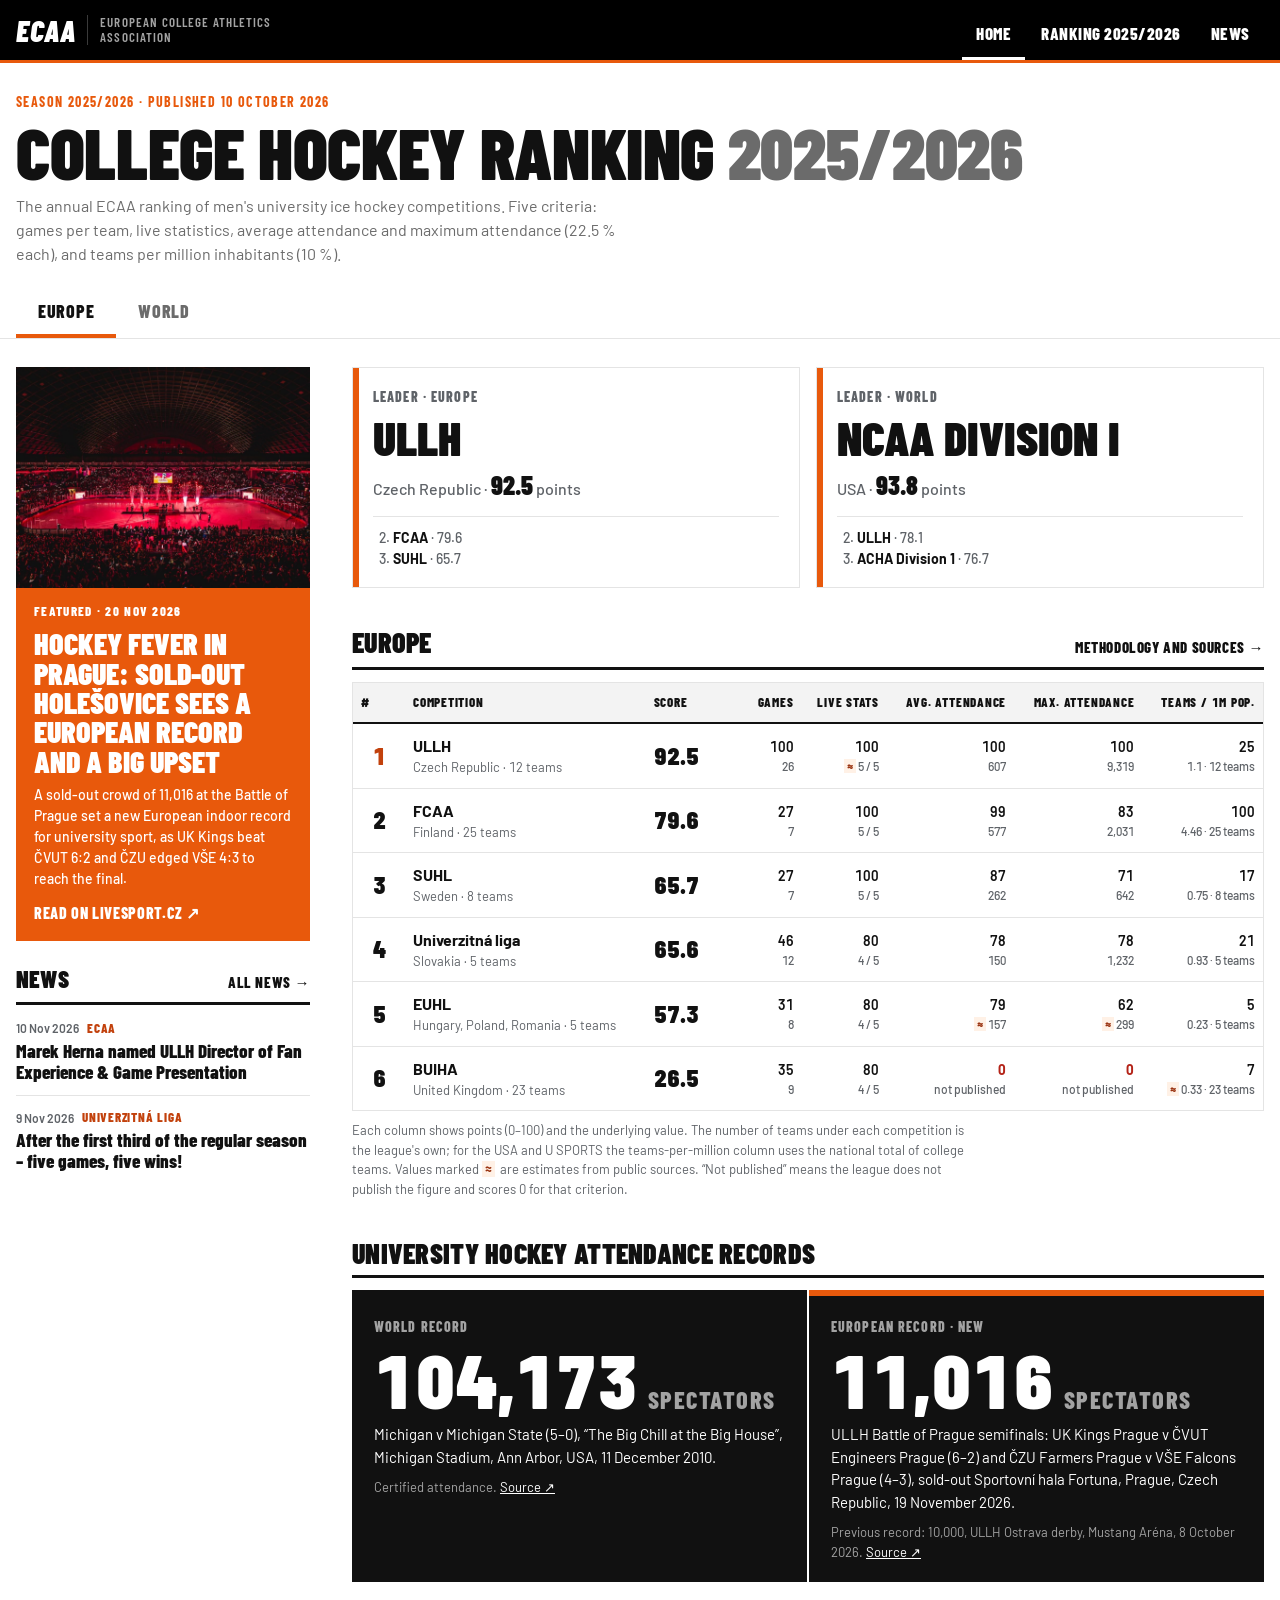
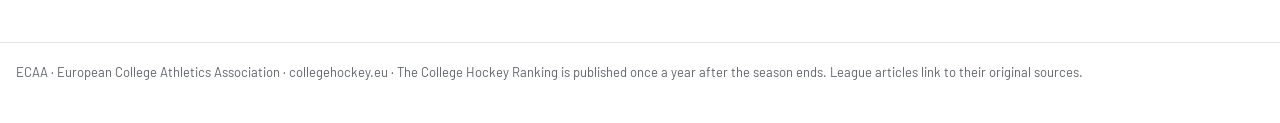
<file: index.html>
<!doctype html>
<html lang="en">
<head>
<meta charset="utf-8">
<meta name="viewport" content="width=device-width, initial-scale=1, viewport-fit=cover">
<title>ECAA – College Hockey Ranking 2025/2026</title>
<meta name="description" content="European College Athletics Association. The annual ranking of men's university ice hockey competitions in Europe and the world, attendance records and league news.">
<meta property="og:title" content="ECAA – College Hockey Ranking 2025/2026">
<meta property="og:description" content="European College Athletics Association. The annual ranking of men's university ice hockey competitions in Europe and the world, attendance records and league news.">
<meta property="og:type" content="website">
<meta property="og:site_name" content="ECAA – European College Athletics Association">
<link rel="preconnect" href="https://fonts.googleapis.com">
<link rel="preconnect" href="https://fonts.gstatic.com" crossorigin>
<link rel="stylesheet" href="https://fonts.googleapis.com/css2?family=Barlow+Condensed:wght@500;600;700;800;900&family=Barlow:wght@400;500;600;700&display=swap">
<link rel="stylesheet" href="assets/styles.css?v=20261121c">
</head>
<body>
<div class="sitebar">
  <div class="wrap topbar">
      <a class="brand" href="./"><b>ECAA</b><span>European College Athletics Association</span></a>
      <nav class="main" aria-label="Main"><a href="./" aria-current="page">Home</a><a href="ranking/2025-2026/">Ranking 2025/2026</a><a href="news/">News</a></nav>
    </div>
</div>
<header class="board">
  <div class="wrap">
    <div class="hero">
      <div class="eyebrow">Season 2025/2026 · Published 10 October 2026</div>
      <h1>College Hockey Ranking <span class="season">2025/2026</span></h1>
      <p class="lede">The annual ECAA ranking of men's university ice hockey competitions. Five criteria: games per team, live statistics, average attendance and maximum attendance (22.5 % each), and teams per million inhabitants (10 %).</p>
      <div class="tabs" role="tablist">
        <button class="tab" role="tab" id="tab-eu" aria-selected="true" data-cat="eu">Europe</button>
        <button class="tab" role="tab" id="tab-world" aria-selected="false" data-cat="world">World</button>
      </div>
    </div>
  </div>
</header>

<div class="wrap layout">
  <main class="primary">
    <section aria-label="Leaders">
      <div class="leaders">
      <div class="leader" id="leaderEu"><div class="wl">Leader · Europe</div><div class="wn"></div><div class="ws"></div><ol start="2"></ol></div>
      <div class="leader" id="leaderWorld"><div class="wl">Leader · World</div><div class="wn"></div><div class="ws"></div><ol start="2"></ol></div>
    </div>
  </section>

    <section>
      <div class="sec-head"><h2 id="rankTitle">Europe</h2><a class="more" href="ranking/2025-2026/">Methodology and sources →</a></div>
      <div class="scroll"><table id="rankTable" aria-describedby="rankTitle"></table></div>
      <p class="foot">Each column shows points (0–100) and the underlying value. The number of teams under each competition is the league's own; for the USA and U SPORTS the teams-per-million column uses the national total of college teams. Values marked <span class="est">≈</span> are estimates from public sources. “Not published” means the league does not publish the figure and scores 0 for that criterion.</p>
    </section>

    <section aria-labelledby="recTitle">
    <div class="sec-head"><h2 id="recTitle">University hockey attendance records</h2></div>
    <div class="records">
      <div class="record world">
        <div class="wl">World record</div>
        <div class="num">104,173<small>spectators</small></div>
        <p>Michigan v Michigan State (5–0), “The Big Chill at the Big House”, Michigan Stadium, Ann Arbor, USA, 11 December 2010.</p>
        <p class="src">Certified attendance. <a href="https://en.wikipedia.org/wiki/The_Big_Chill_at_the_Big_House" target="_blank" rel="noopener">Source ↗</a></p>
      </div>
      <div class="record">
        <div class="wl">European record · new</div>
        <div class="num">11,016<small>spectators</small></div>
        <p>ULLH Battle of Prague semifinals: UK Kings Prague v ČVUT Engineers Prague (6–2) and ČZU Farmers Prague v VŠE Falcons Prague (4–3), sold-out Sportovní hala Fortuna, Prague, Czech Republic, 19 November 2026.</p>
        <p class="src">Previous record: 10,000, ULLH Ostrava derby, Mustang Aréna, 8 October 2026. <a href="https://www.livesport.cz/zpravy/hokej-ullh-hokejova-horecka-v-praze-vyprodane-holesovice-videly-rekord-i-velke-prekvapeni/0dQ1HHfE/" target="_blank" rel="noopener">Source ↗</a></p>
      </div>
    </div>
  </section>
  </main>

  <aside class="sidebar" aria-labelledby="newsTitle">
    <div id="featured"></div>
    <div class="sec-head"><h2 id="newsTitle">News</h2><a class="more" href="news/">All news →</a></div>
    <ol id="feed" class="newslist" data-mode="list" data-limit="25" data-base=""></ol>
  </aside>
</div>
<footer class="wrap">ECAA · European College Athletics Association · collegehockey.eu · The College Hockey Ranking is published once a year after the season ends. League articles link to their original sources.</footer>

<script src="data/ranking-2025-2026.js?v=20261121c"></script>
<script src="data/news.js?v=20261121c"></script>
<script src="assets/ranking.js?v=20261121c"></script>
<script src="assets/news.js?v=20261121c"></script>
</body>
</html>
</file>
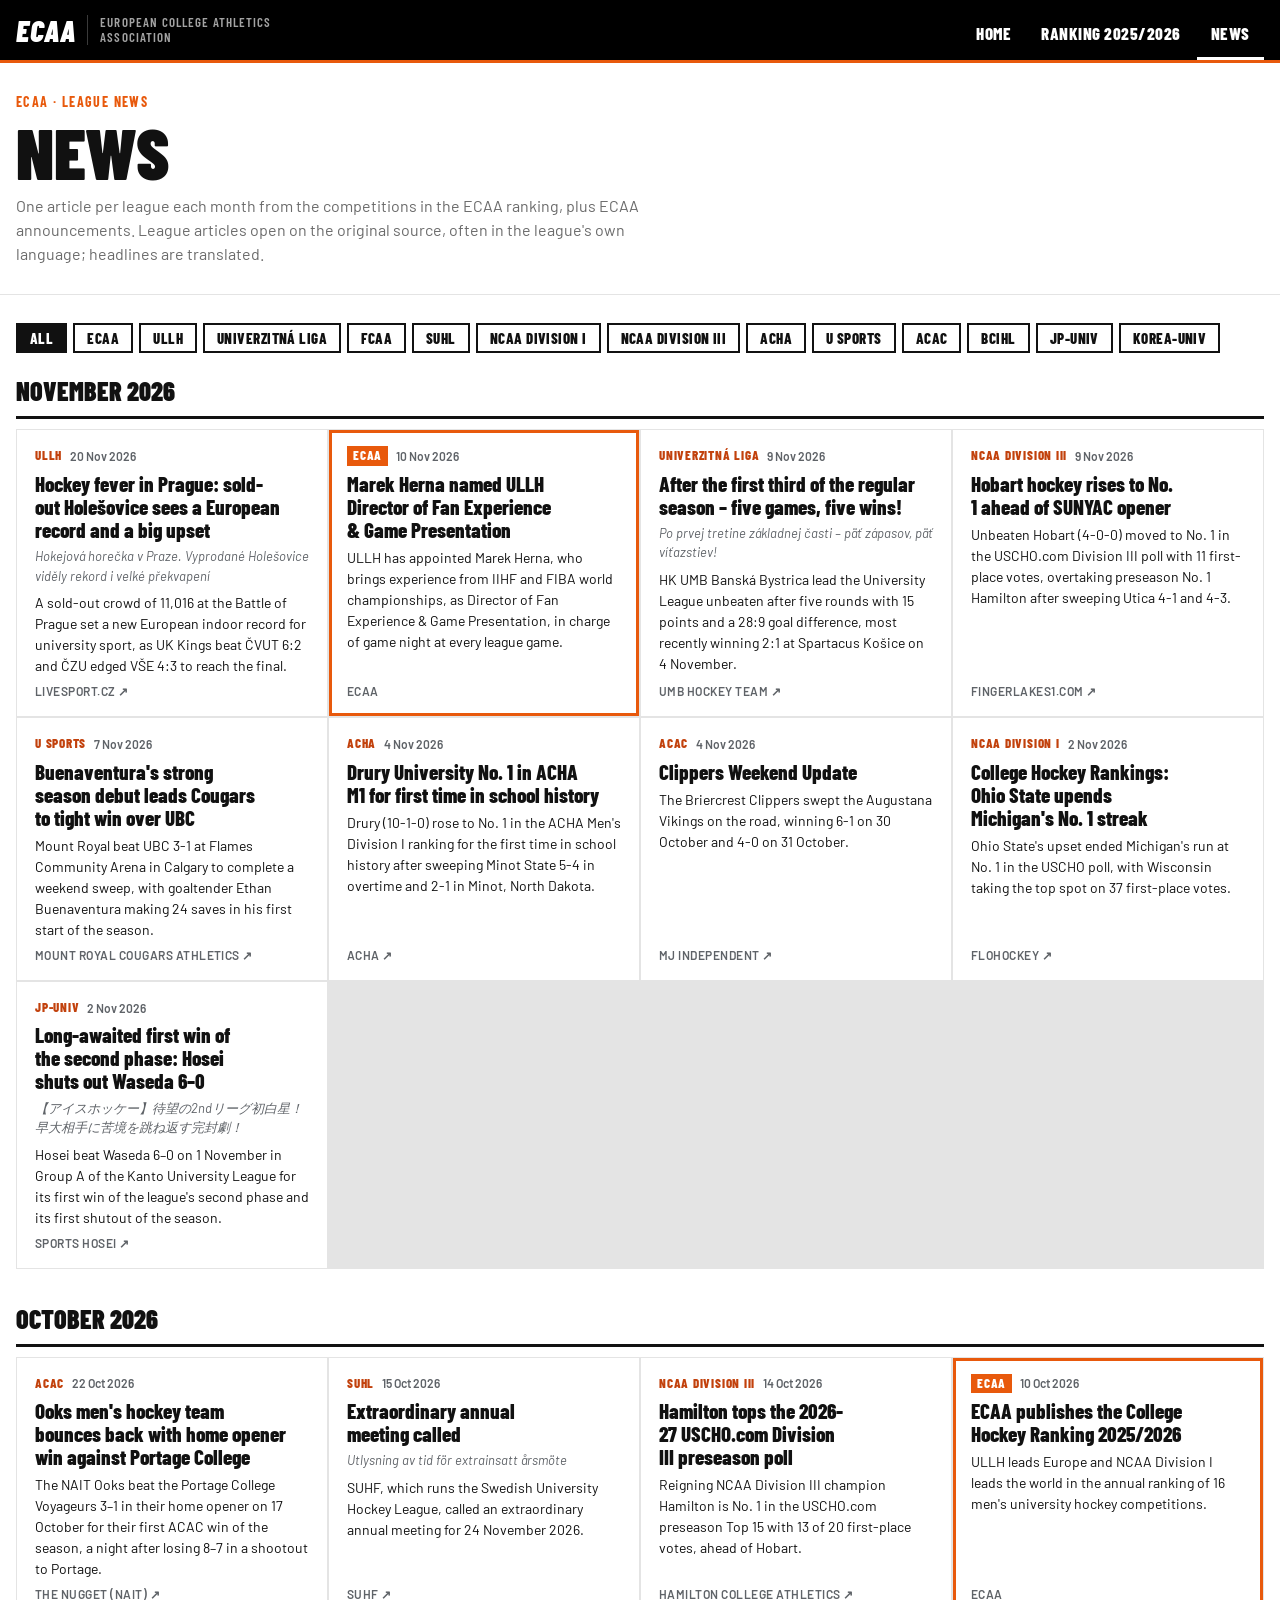
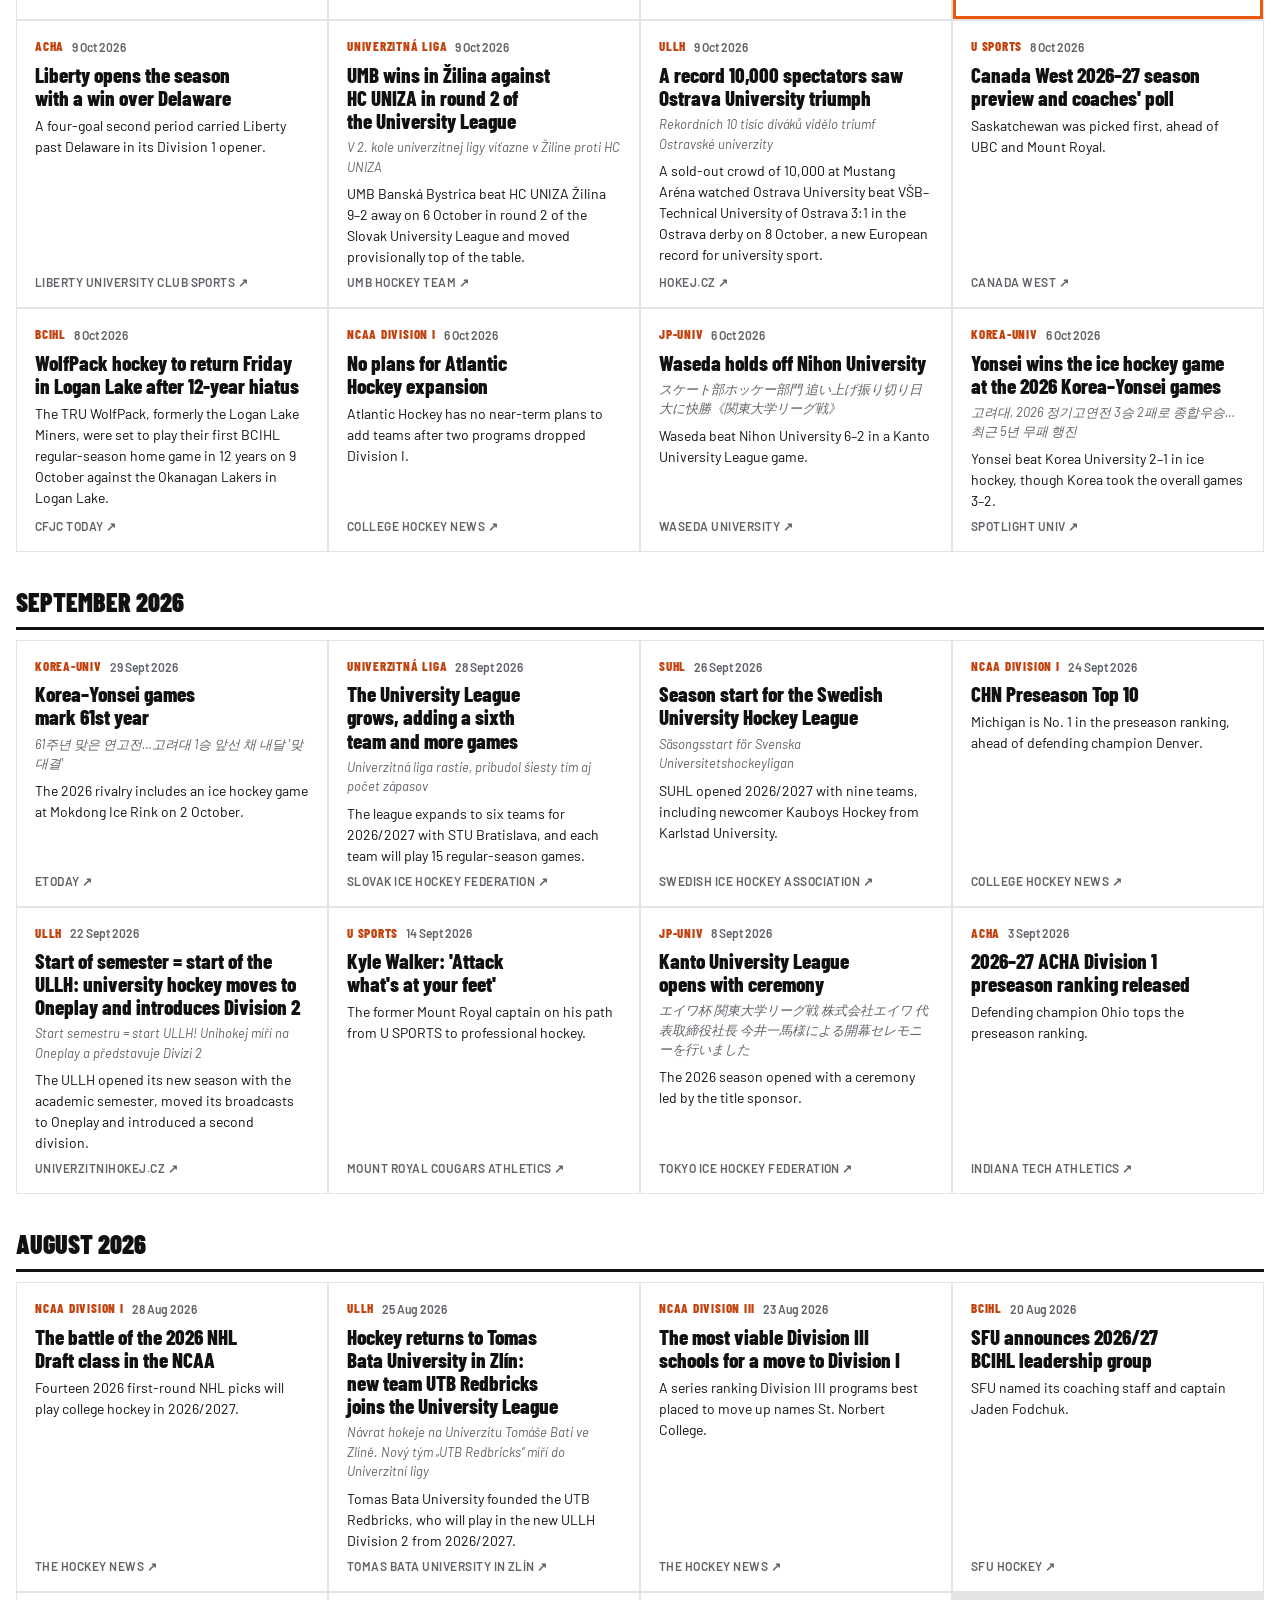
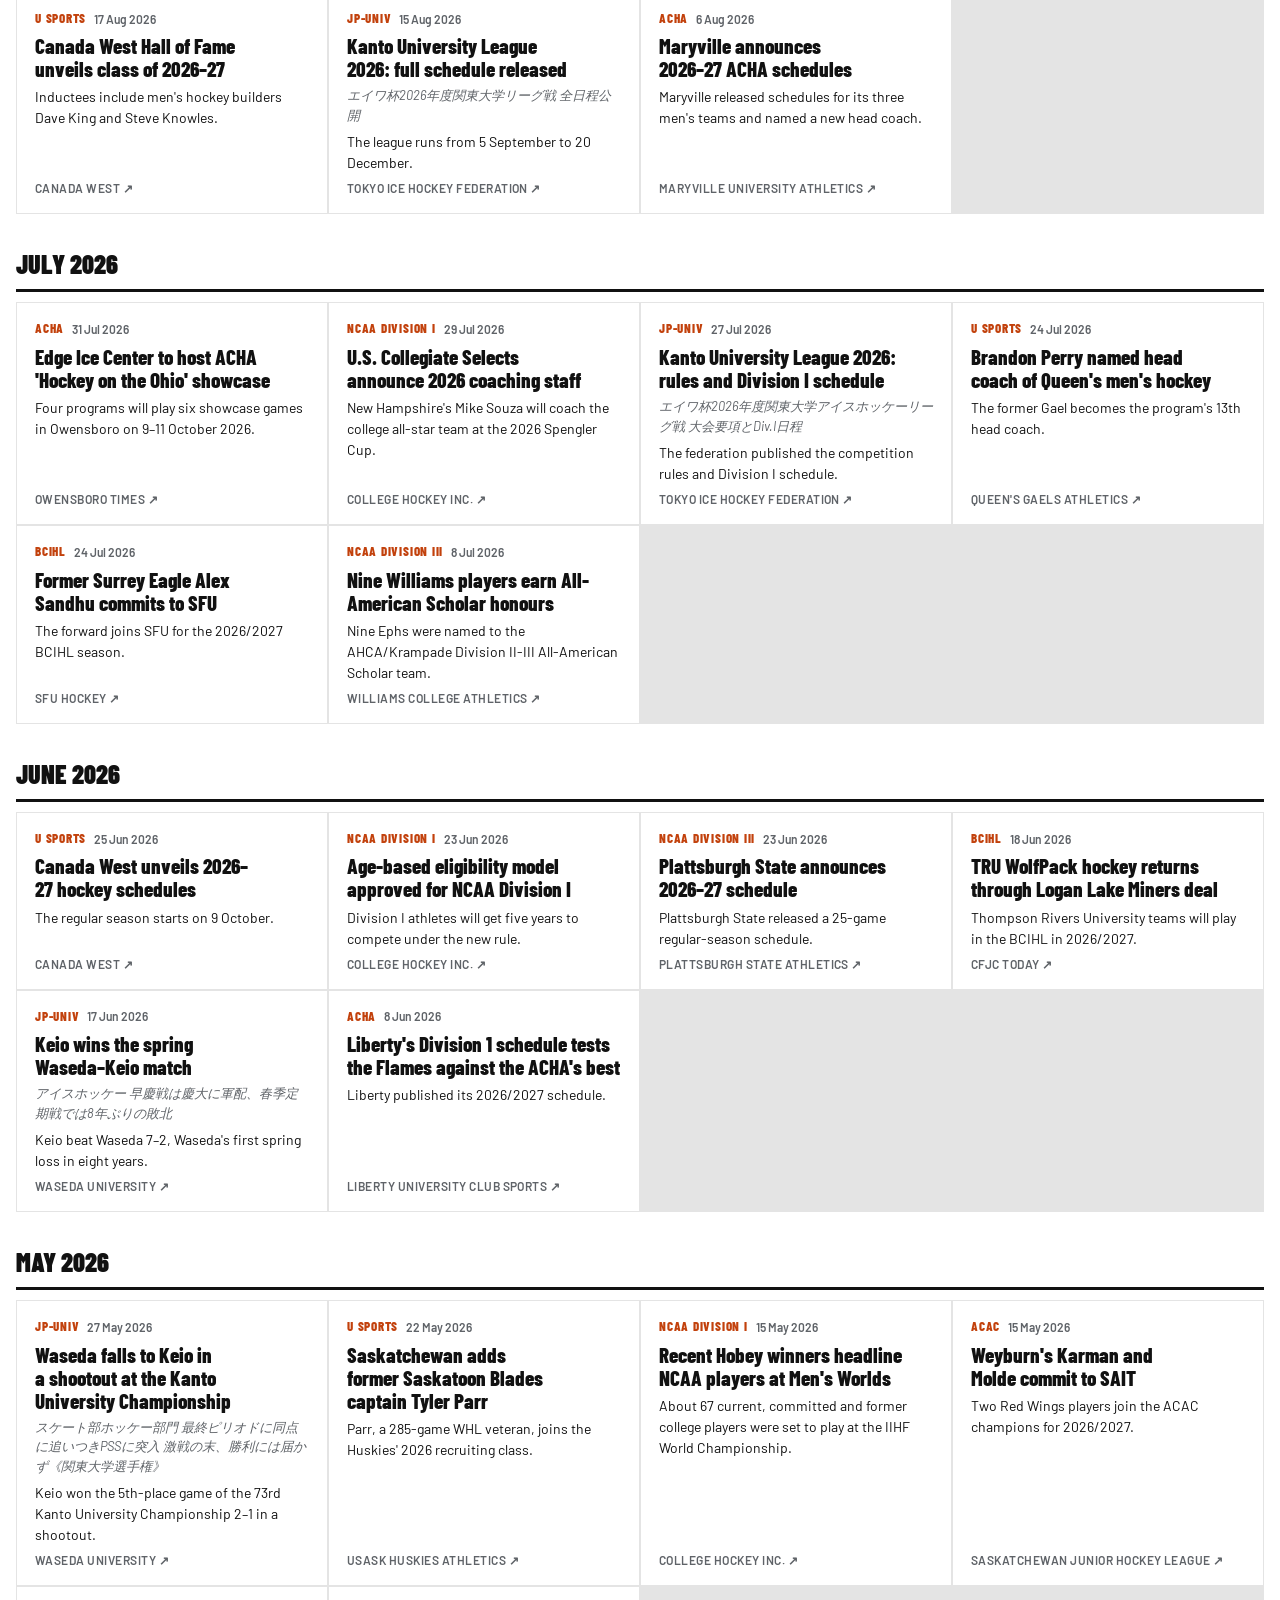
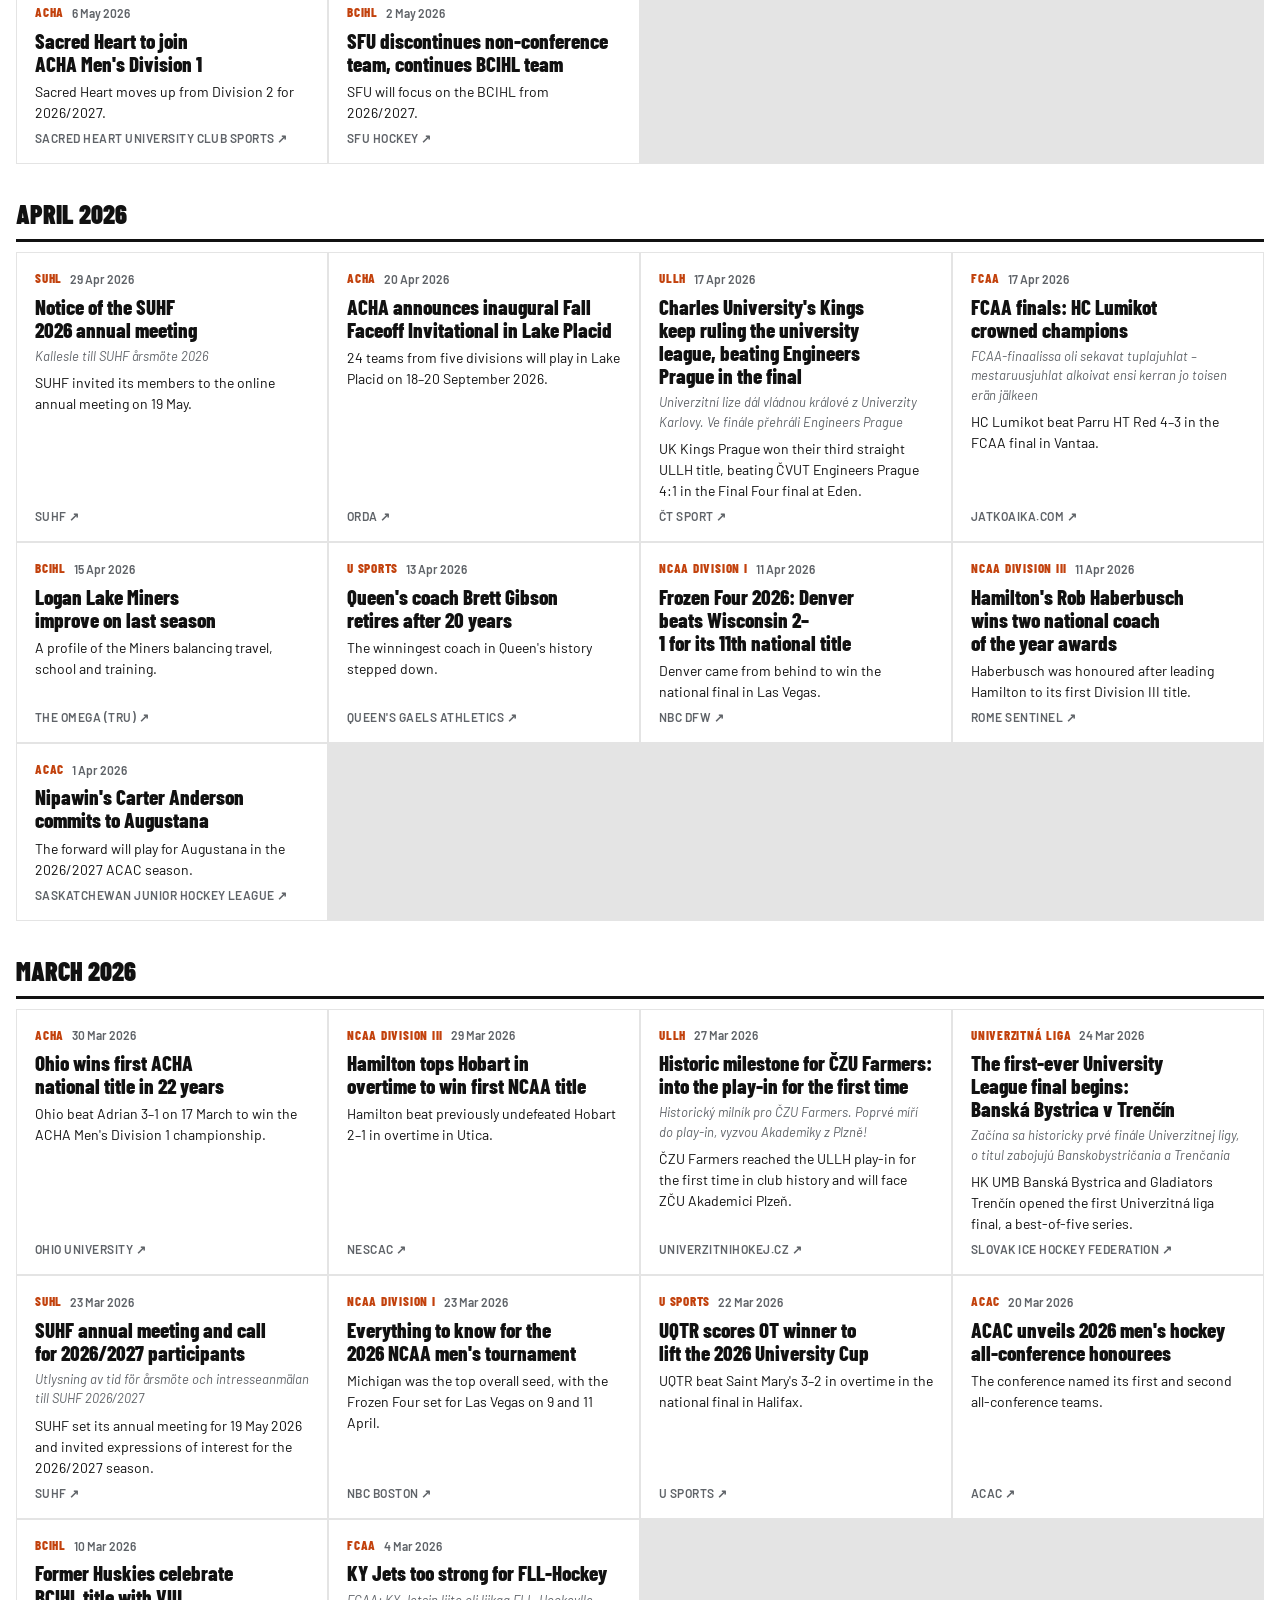
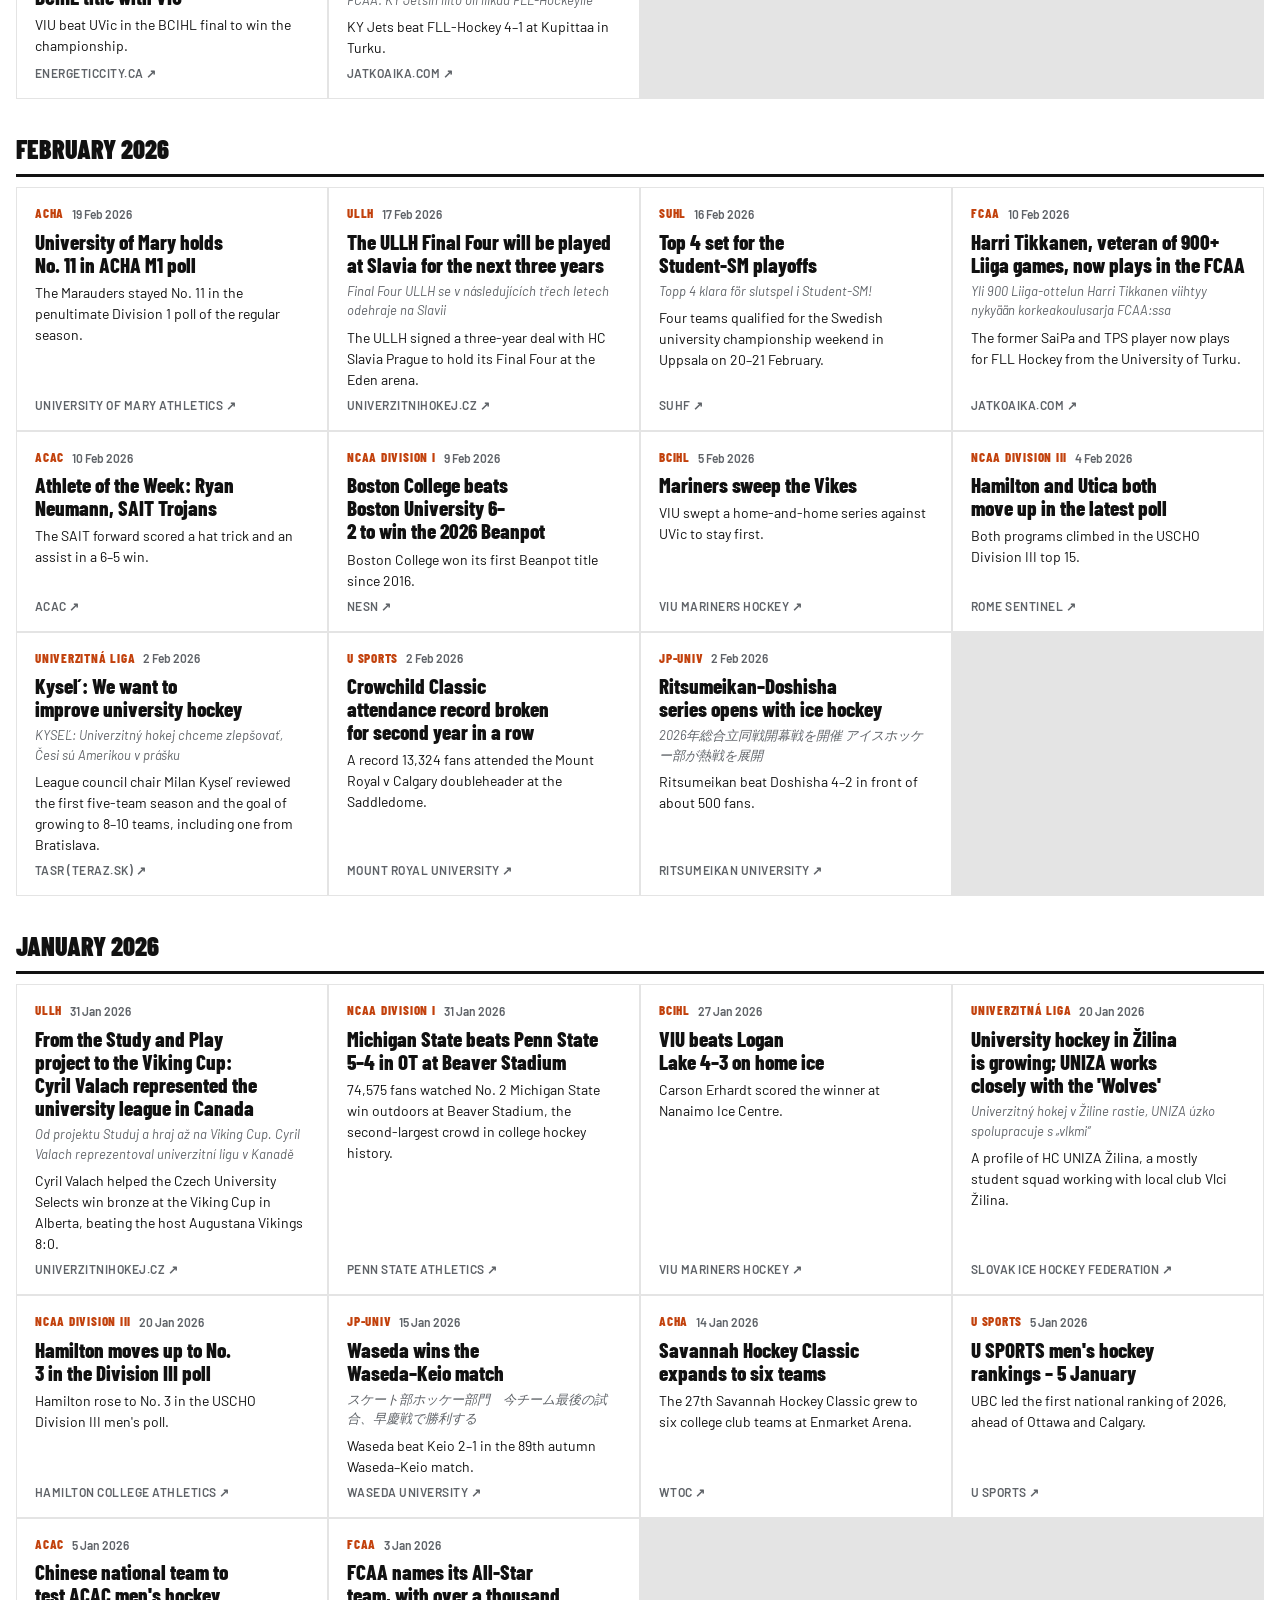
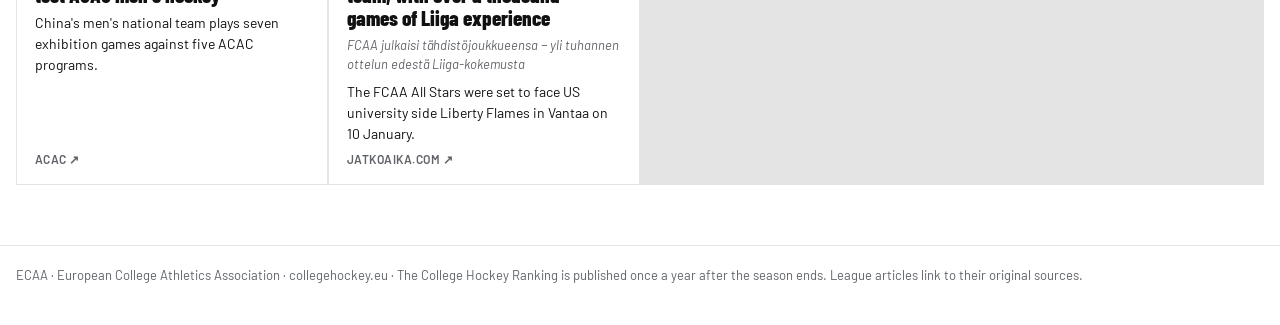
<file: news/index.html>
<!doctype html>
<html lang="en">
<head>
<meta charset="utf-8">
<meta name="viewport" content="width=device-width, initial-scale=1, viewport-fit=cover">
<title>News – ECAA</title>
<meta name="description" content="News from men's university ice hockey leagues around the world and announcements from ECAA.">
<meta property="og:title" content="News – ECAA">
<meta property="og:description" content="News from men's university ice hockey leagues around the world and announcements from ECAA.">
<meta property="og:type" content="website">
<meta property="og:site_name" content="ECAA – European College Athletics Association">
<link rel="preconnect" href="https://fonts.googleapis.com">
<link rel="preconnect" href="https://fonts.gstatic.com" crossorigin>
<link rel="stylesheet" href="https://fonts.googleapis.com/css2?family=Barlow+Condensed:wght@500;600;700;800;900&family=Barlow:wght@400;500;600;700&display=swap">
<link rel="stylesheet" href="../assets/styles.css?v=20261121c">
</head>
<body>
<div class="sitebar">
  <div class="wrap topbar">
      <a class="brand" href="../"><b>ECAA</b><span>European College Athletics Association</span></a>
      <nav class="main" aria-label="Main"><a href="../">Home</a><a href="../ranking/2025-2026/">Ranking 2025/2026</a><a href="../news/" aria-current="page">News</a></nav>
    </div>
</div>
<header class="board">
  <div class="wrap">
    <div class="hero">
      <div class="eyebrow">ECAA · League news</div>
      <h1>News</h1>
      <p class="lede">One article per league each month from the competitions in the ECAA ranking, plus ECAA announcements. League articles open on the original source, often in the league's own language; headlines are translated.</p>
    </div>
  </div>
</header>
<main class="wrap">
  <section aria-label="News feed">
    <div class="chips" id="chips" role="group" aria-label="Filter by league"></div>
    <div id="feed" data-group="month" data-base="../"></div>
  </section>
</main>
<footer class="wrap">ECAA · European College Athletics Association · collegehockey.eu · The College Hockey Ranking is published once a year after the season ends. League articles link to their original sources.</footer>

<script src="../data/news.js?v=20261121c"></script>
<script src="../assets/news.js?v=20261121c"></script>
</body>
</html>
</file>
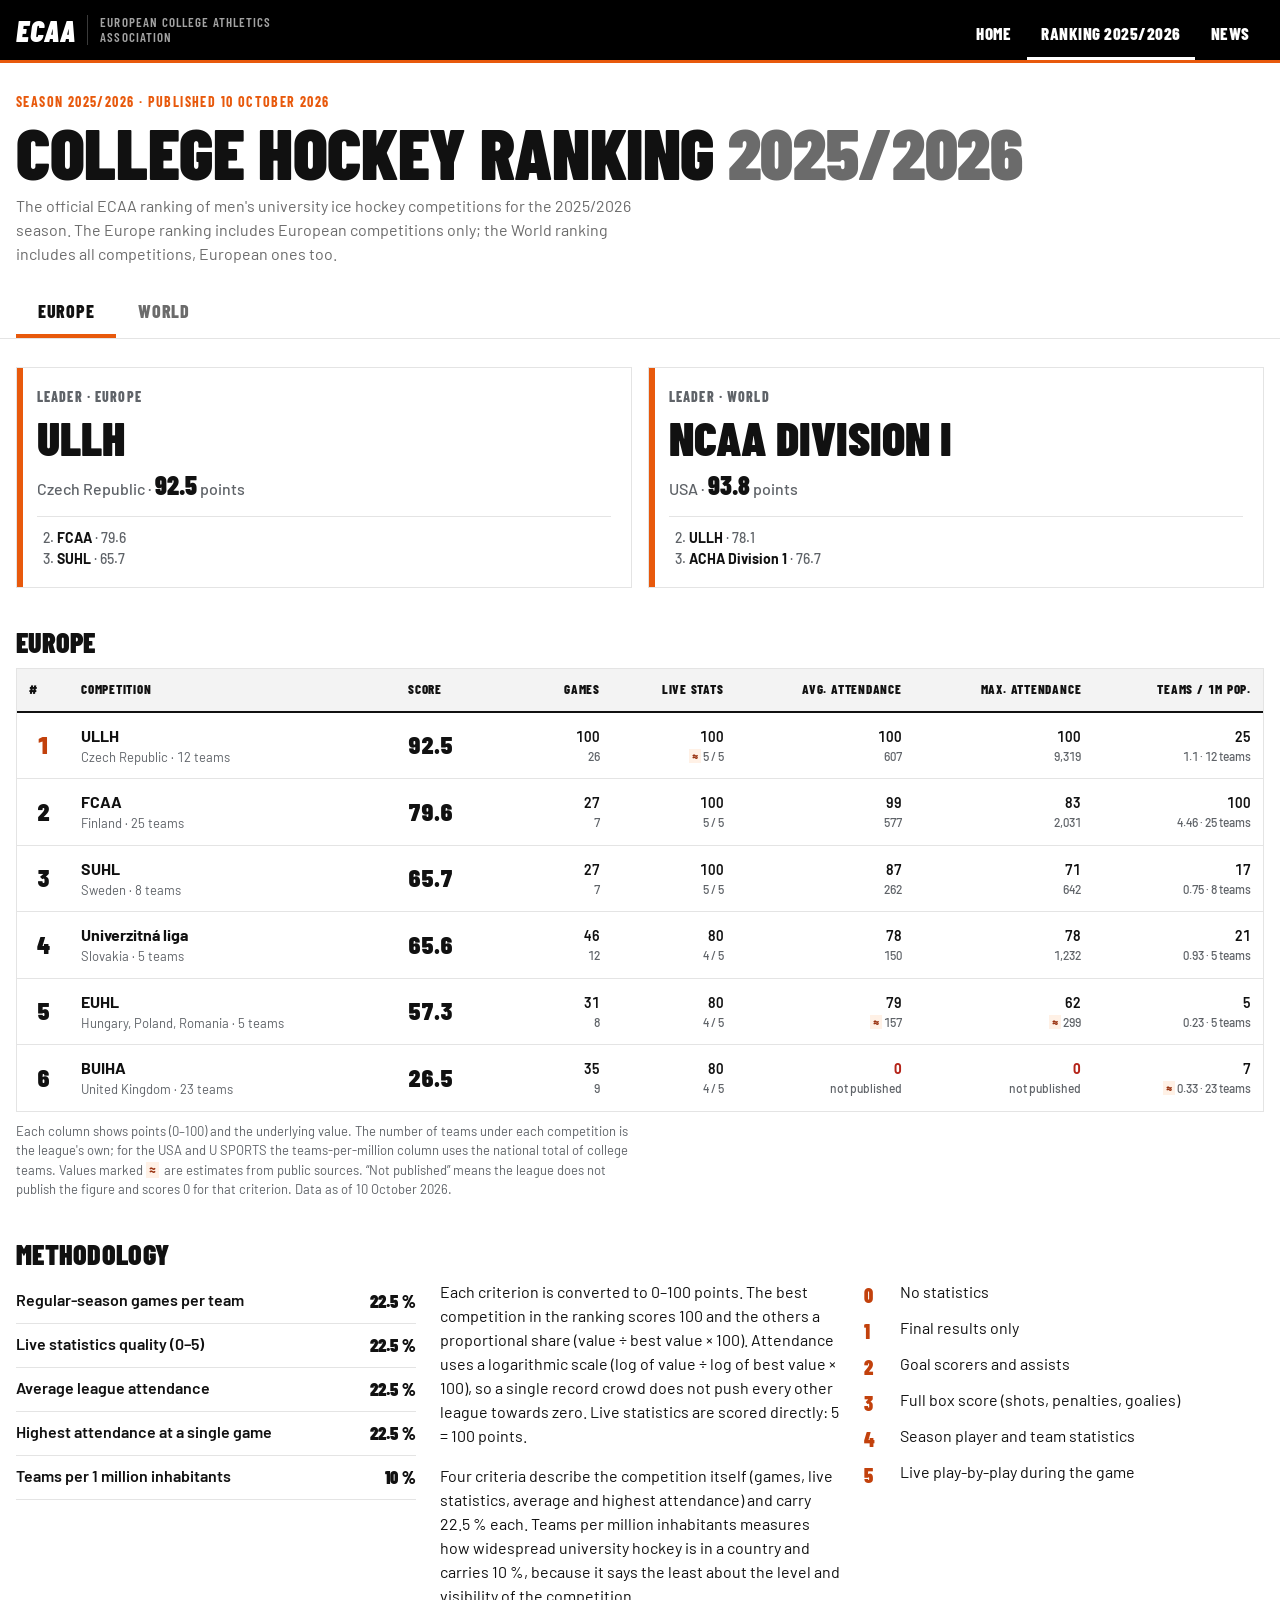
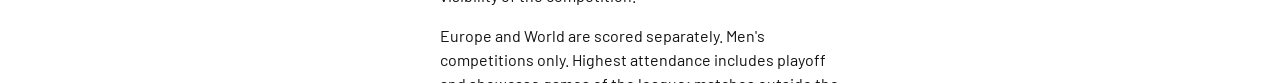
<file: ranking/index.html>
<!doctype html>
<html lang="en"><head><meta charset="utf-8"><title>ECAA College Hockey Ranking</title>
<meta http-equiv="refresh" content="0; url=2025-2026/"><link rel="canonical" href="2025-2026/"></head>
<body><p><a href="2025-2026/">College Hockey Ranking 2025/2026</a></p></body></html>
</file>
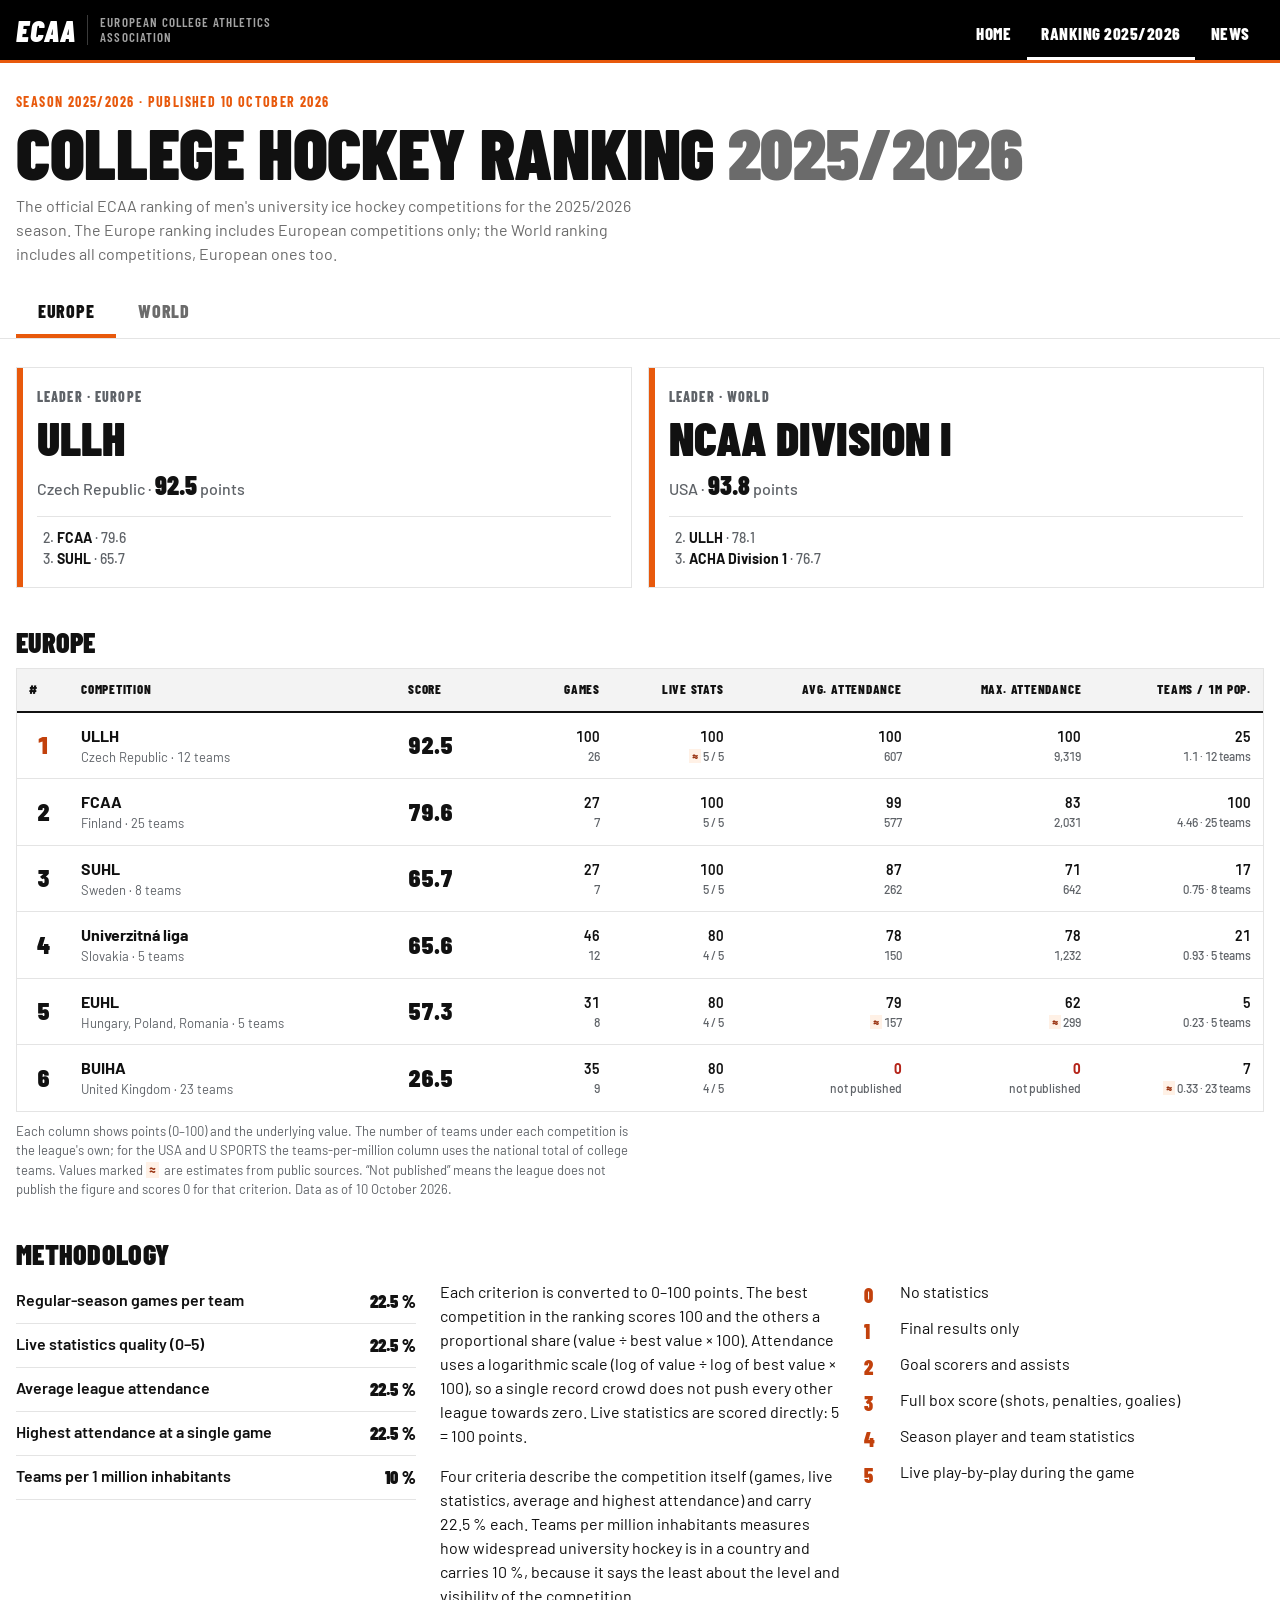
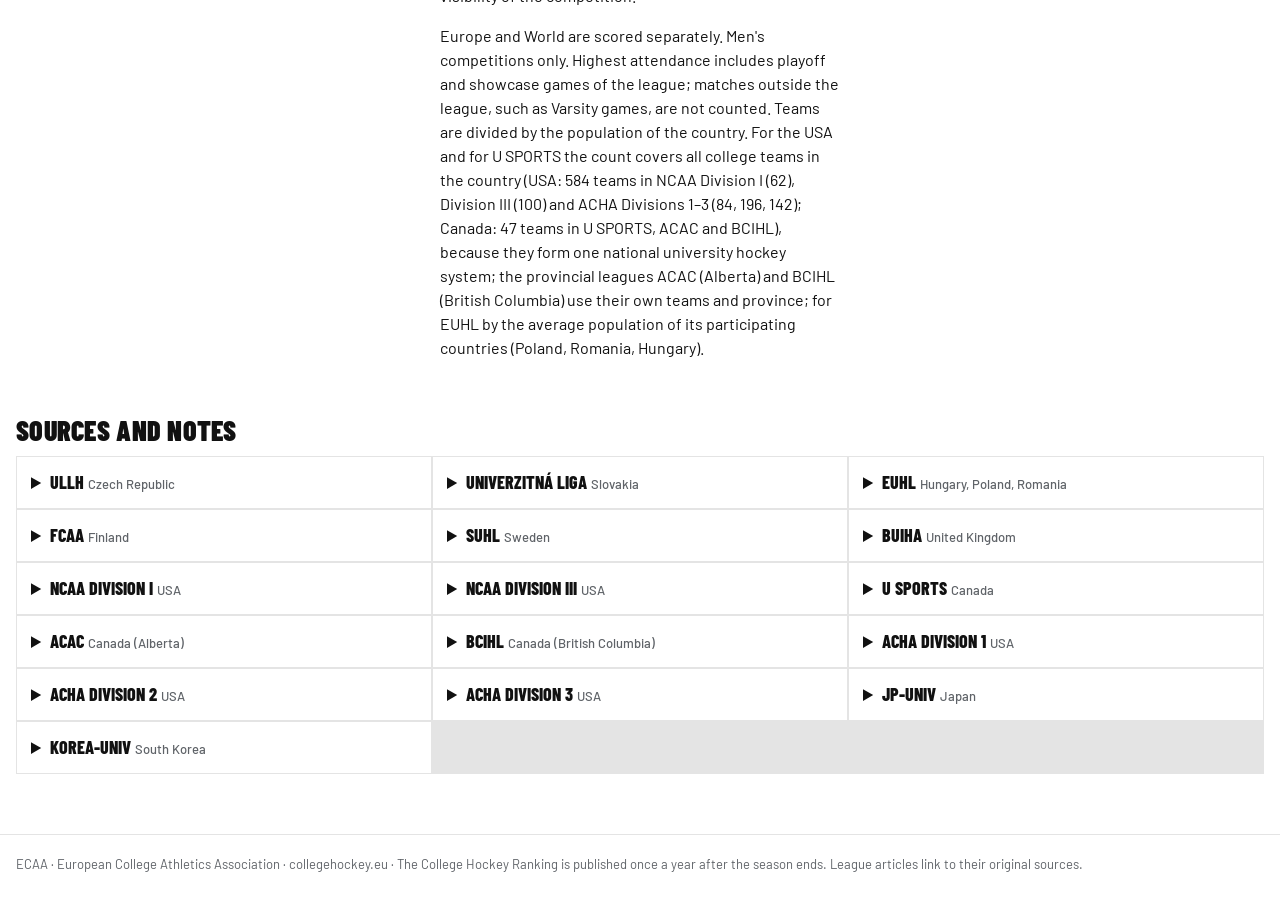
<file: ranking/2025-2026/index.html>
<!doctype html>
<html lang="en">
<head>
<meta charset="utf-8">
<meta name="viewport" content="width=device-width, initial-scale=1, viewport-fit=cover">
<title>ECAA College Hockey Ranking 2025/2026</title>
<meta name="description" content="Official ECAA ranking of men's university ice hockey competitions for the 2025/2026 season. Leaders: ULLH (Europe) and NCAA Division I (World).">
<meta property="og:title" content="ECAA College Hockey Ranking 2025/2026">
<meta property="og:description" content="Official ECAA ranking of men's university ice hockey competitions for the 2025/2026 season. Leaders: ULLH (Europe) and NCAA Division I (World).">
<meta property="og:type" content="website">
<meta property="og:site_name" content="ECAA – European College Athletics Association">
<link rel="preconnect" href="https://fonts.googleapis.com">
<link rel="preconnect" href="https://fonts.gstatic.com" crossorigin>
<link rel="stylesheet" href="https://fonts.googleapis.com/css2?family=Barlow+Condensed:wght@500;600;700;800;900&family=Barlow:wght@400;500;600;700&display=swap">
<link rel="stylesheet" href="../../assets/styles.css?v=20261121c">
</head>
<body>
<div class="sitebar">
  <div class="wrap topbar">
      <a class="brand" href="../../"><b>ECAA</b><span>European College Athletics Association</span></a>
      <nav class="main" aria-label="Main"><a href="../../">Home</a><a href="../../ranking/2025-2026/" aria-current="page">Ranking 2025/2026</a><a href="../../news/">News</a></nav>
    </div>
</div>
<header class="board">
  <div class="wrap">
    <div class="hero">
      <div class="eyebrow">Season 2025/2026 · Published 10 October 2026</div>
      <h1>College Hockey Ranking <span class="season">2025/2026</span></h1>
      <p class="lede">The official ECAA ranking of men's university ice hockey competitions for the 2025/2026 season. The Europe ranking includes European competitions only; the World ranking includes all competitions, European ones too.</p>
      <div class="tabs" role="tablist">
        <button class="tab" role="tab" id="tab-eu" aria-selected="true" data-cat="eu">Europe</button>
        <button class="tab" role="tab" id="tab-world" aria-selected="false" data-cat="world">World</button>
      </div>
    </div>
  </div>
</header>

<main class="wrap">
  <section aria-label="Leaders">
    <div class="leaders">
      <div class="leader" id="leaderEu"><div class="wl">Leader · Europe</div><div class="wn"></div><div class="ws"></div><ol start="2"></ol></div>
      <div class="leader" id="leaderWorld"><div class="wl">Leader · World</div><div class="wn"></div><div class="ws"></div><ol start="2"></ol></div>
    </div>
  </section>

  <section>
    <h2 id="rankTitle">Europe</h2>
    <div class="scroll"><table id="rankTable" aria-describedby="rankTitle"></table></div>
    <p class="foot">Each column shows points (0–100) and the underlying value. The number of teams under each competition is the league's own; for the USA and U SPORTS the teams-per-million column uses the national total of college teams. Values marked <span class="est">≈</span> are estimates from public sources. “Not published” means the league does not publish the figure and scores 0 for that criterion. Data as of 10 October 2026.</p>
  </section>

  <section>
    <h2>Methodology</h2>
    <div class="method">
      <div>
        <ul class="crit">
          <li>Regular-season games per team <b>22.5 %</b></li>
          <li>Live statistics quality (0–5) <b>22.5 %</b></li>
          <li>Average league attendance <b>22.5 %</b></li>
          <li>Highest attendance at a single game <b>22.5 %</b></li>
          <li>Teams per 1 million inhabitants <b>10 %</b></li>
        </ul>
      </div>
      <div>
        <p>Each criterion is converted to 0–100 points. The best competition in the ranking scores 100 and the others a proportional share (value ÷ best value × 100). Attendance uses a logarithmic scale (log of value ÷ log of best value × 100), so a single record crowd does not push every other league towards zero. Live statistics are scored directly: 5 = 100 points.</p>
        <p>Four criteria describe the competition itself (games, live statistics, average and highest attendance) and carry 22.5 % each. Teams per million inhabitants measures how widespread university hockey is in a country and carries 10 %, because it says the least about the level and visibility of the competition.</p>
        <p>Europe and World are scored separately. Men's competitions only. Highest attendance includes playoff and showcase games of the league; matches outside the league, such as Varsity games, are not counted. Teams are divided by the population of the country. For the USA and for U SPORTS the count covers all college teams in the country (USA: 584 teams in NCAA Division I (62), Division III (100) and ACHA Divisions 1–3 (84, 196, 142); Canada: 47 teams in U SPORTS, ACAC and BCIHL), because they form one national university hockey system; the provincial leagues ACAC (Alberta) and BCIHL (British Columbia) use their own teams and province; for EUHL by the average population of its participating countries (Poland, Romania, Hungary).</p>
      </div>
      <div>
        <ul class="scale">
          <li><span>0</span>No statistics</li>
          <li><span>1</span>Final results only</li>
          <li><span>2</span>Goal scorers and assists</li>
          <li><span>3</span>Full box score (shots, penalties, goalies)</li>
          <li><span>4</span>Season player and team statistics</li>
          <li><span>5</span>Live play-by-play during the game</li>
        </ul>
      </div>
    </div>
  </section>

  <section>
    <h2>Sources and notes</h2>
    <div class="srcs" id="srcList"></div>
  </section>
</main>
<footer class="wrap">ECAA · European College Athletics Association · collegehockey.eu · The College Hockey Ranking is published once a year after the season ends. League articles link to their original sources.</footer>

<script src="../../data/ranking-2025-2026.js?v=20261121c"></script>
<script src="../../assets/ranking.js?v=20261121c"></script>
</body>
</html>
</file>
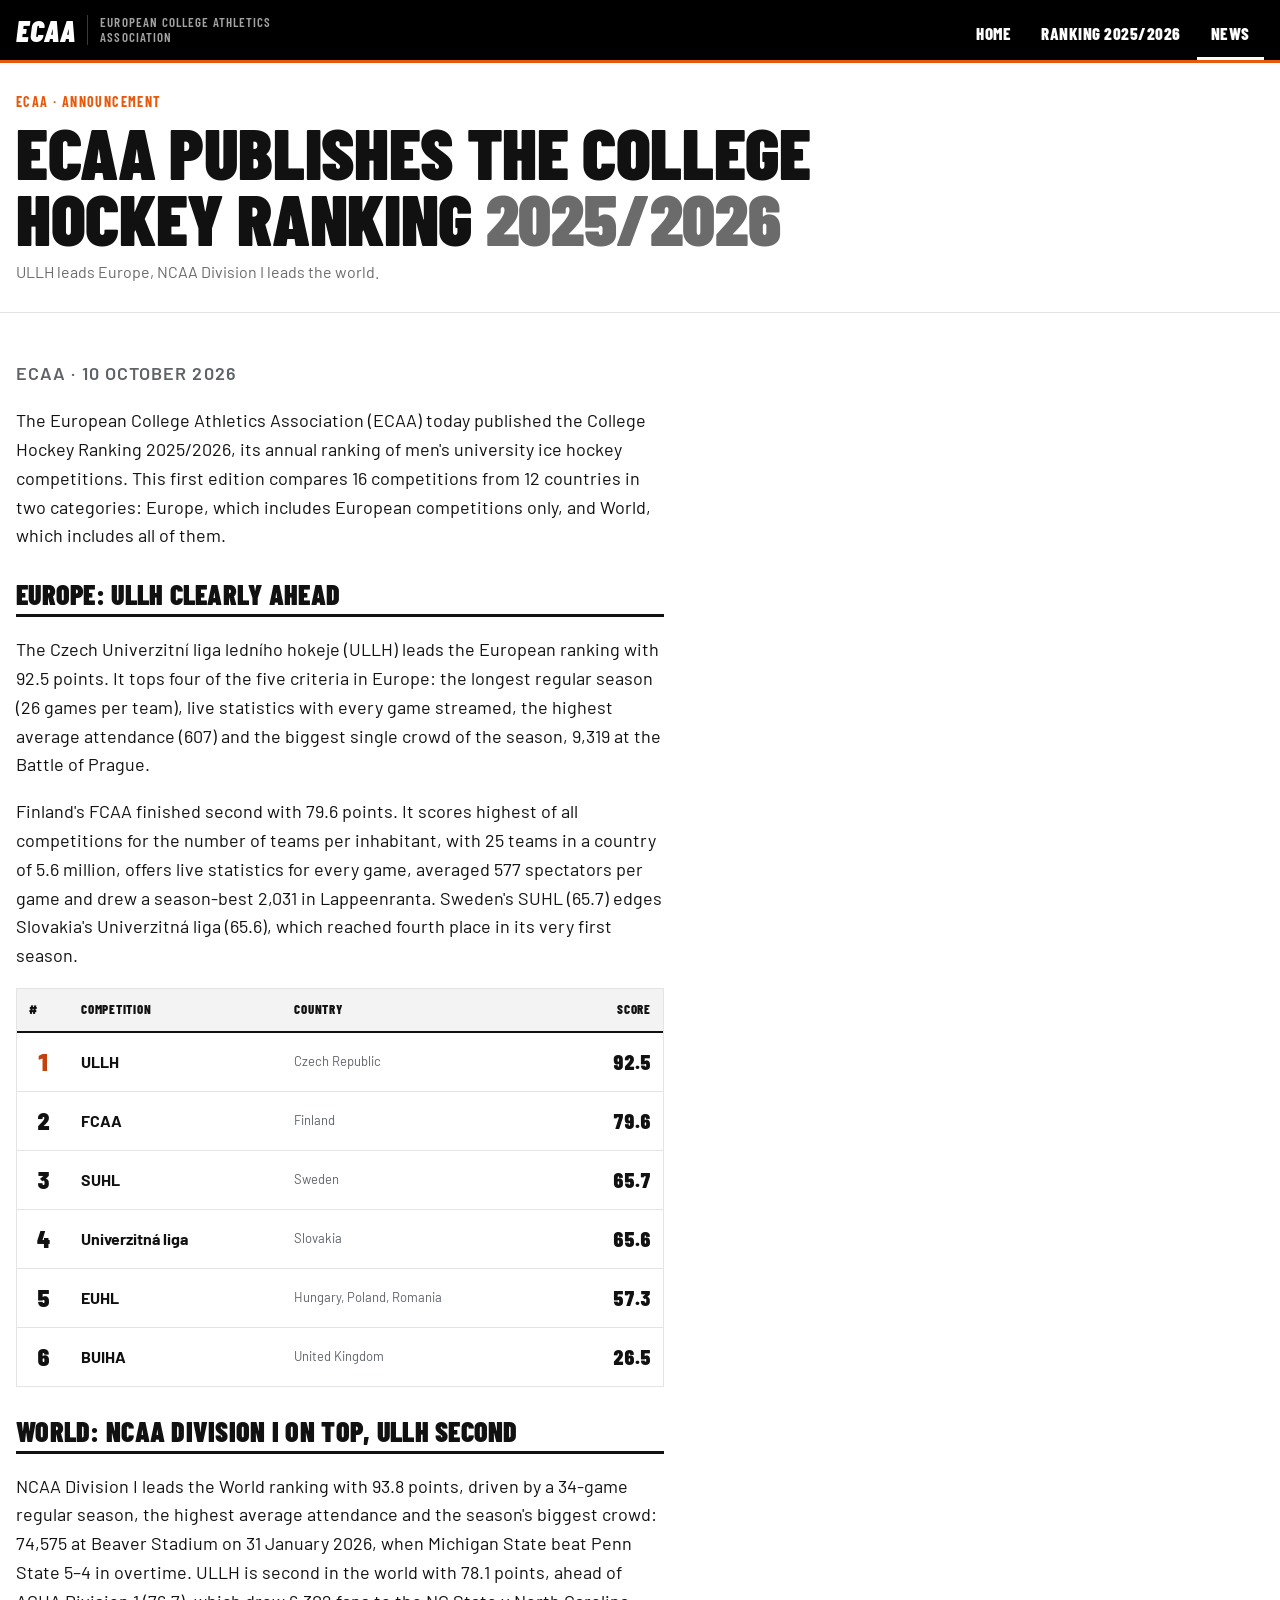
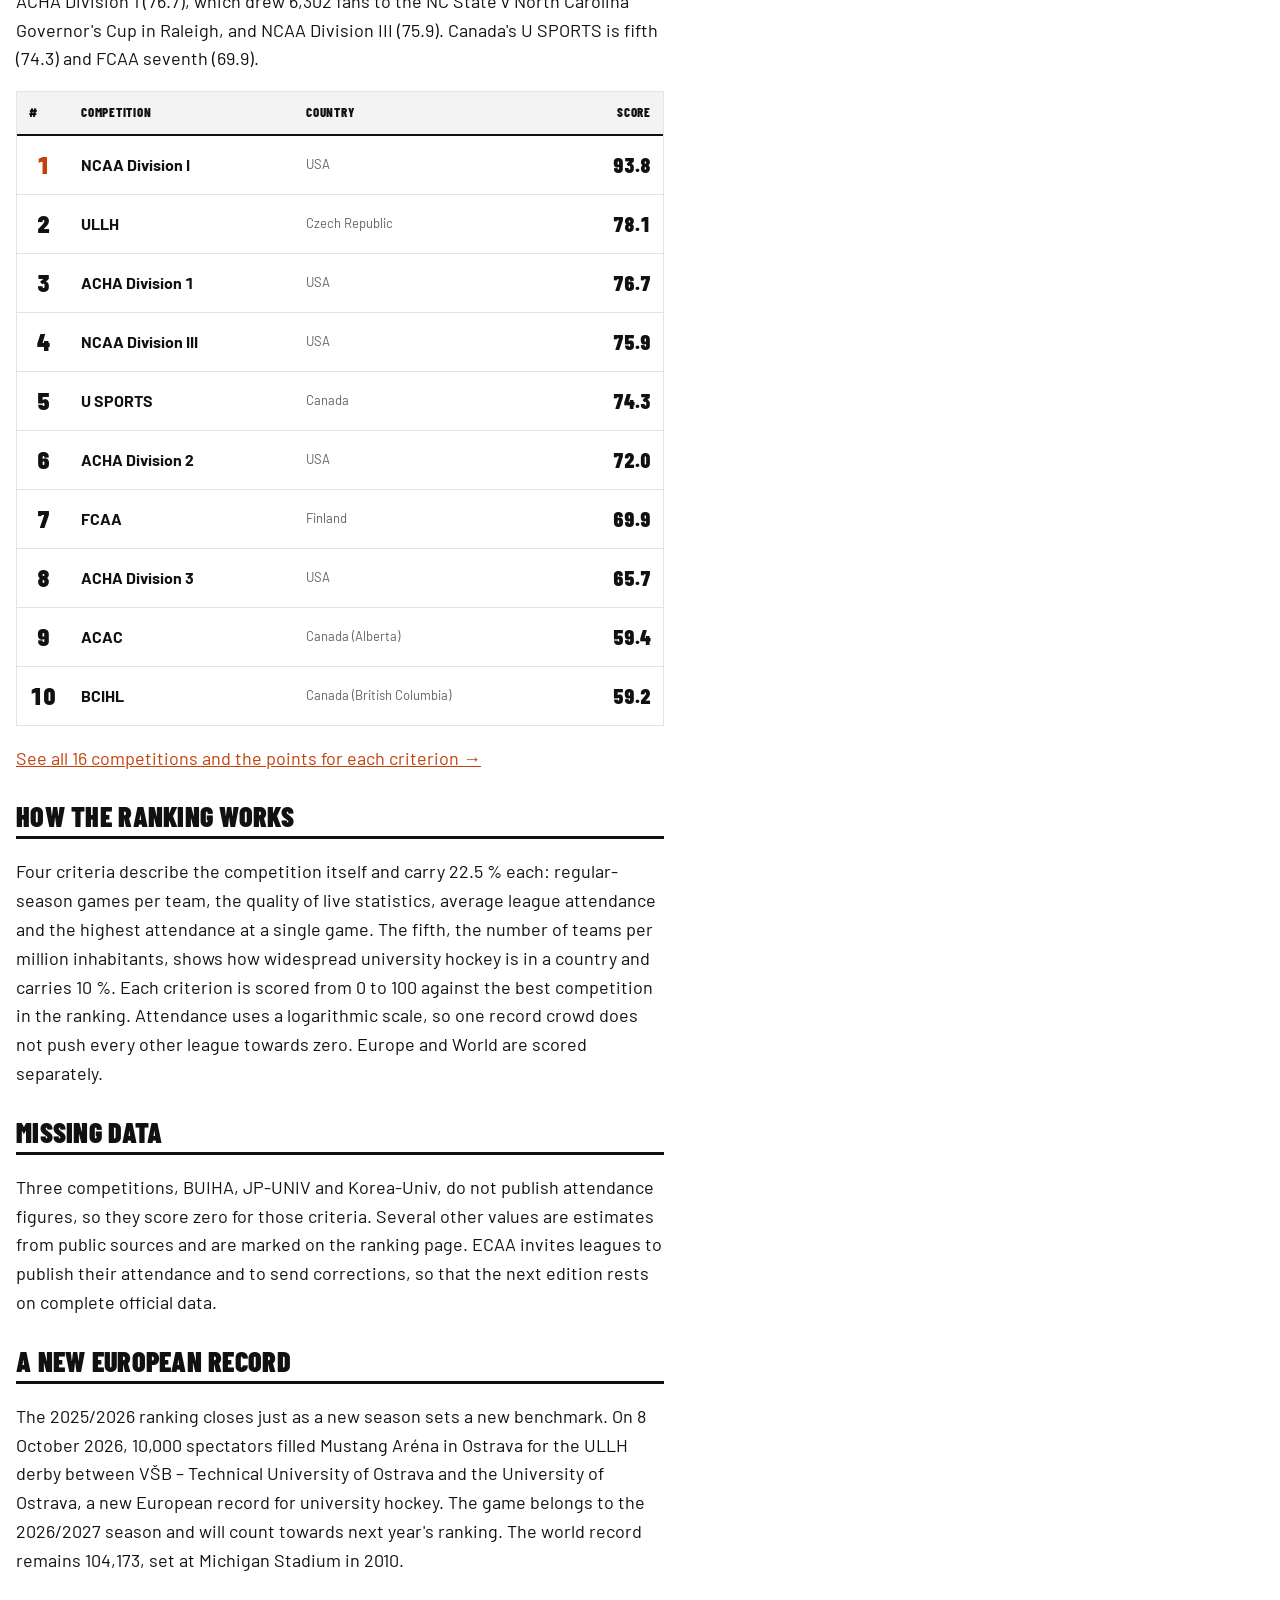
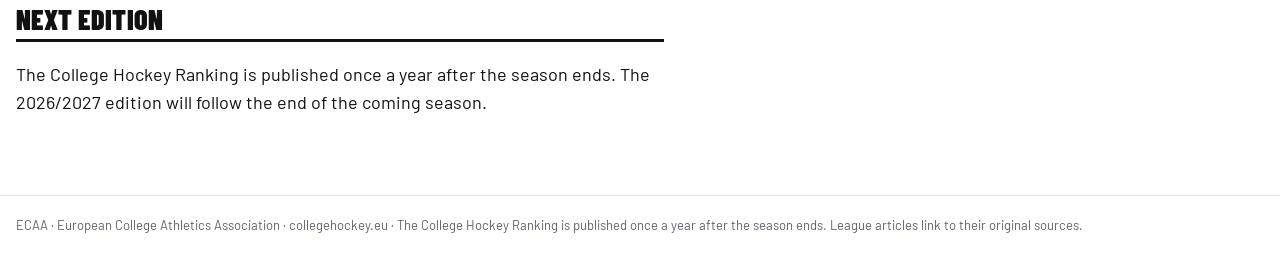
<file: news/2026-10-10-ecaa-college-hockey-ranking-2025-2026.html>
<!doctype html>
<html lang="en">
<head>
<meta charset="utf-8">
<meta name="viewport" content="width=device-width, initial-scale=1, viewport-fit=cover">
<title>ECAA publishes the College Hockey Ranking 2025/2026</title>
<meta name="description" content="ULLH leads Europe and NCAA Division I leads the world in the first ECAA ranking of 16 men's university ice hockey competitions.">
<meta property="og:title" content="ECAA publishes the College Hockey Ranking 2025/2026">
<meta property="og:description" content="ULLH leads Europe and NCAA Division I leads the world in the first ECAA ranking of 16 men's university ice hockey competitions.">
<meta property="og:type" content="article">
<meta property="og:site_name" content="ECAA – European College Athletics Association">
<link rel="preconnect" href="https://fonts.googleapis.com">
<link rel="preconnect" href="https://fonts.gstatic.com" crossorigin>
<link rel="stylesheet" href="https://fonts.googleapis.com/css2?family=Barlow+Condensed:wght@500;600;700;800;900&family=Barlow:wght@400;500;600;700&display=swap">
<link rel="stylesheet" href="../assets/styles.css?v=20261121c">
</head>
<body>
<div class="sitebar">
  <div class="wrap topbar">
      <a class="brand" href="../"><b>ECAA</b><span>European College Athletics Association</span></a>
      <nav class="main" aria-label="Main"><a href="../">Home</a><a href="../ranking/2025-2026/">Ranking 2025/2026</a><a href="../news/" aria-current="page">News</a></nav>
    </div>
</div>
<header class="board">
  <div class="wrap">
    <div class="hero">
      <div class="eyebrow">ECAA · Announcement</div>
      <h1>ECAA publishes the College Hockey Ranking <span class="season">2025/2026</span></h1>
      <p class="lede">ULLH leads Europe, NCAA Division I leads the world.</p>
    </div>
  </div>
</header>
<main class="wrap">
  <article class="post">
    <p class="byline">ECAA · <time datetime="2026-10-10">10 October 2026</time></p>

    <p>The European College Athletics Association (ECAA) today published the College Hockey Ranking 2025/2026, its annual ranking of men's university ice hockey competitions. This first edition compares 16 competitions from 12 countries in two categories: Europe, which includes European competitions only, and World, which includes all of them.</p>

    <h2>Europe: ULLH clearly ahead</h2>
    <p>The Czech Univerzitní liga ledního hokeje (ULLH) leads the European ranking with 92.5 points. It tops four of the five criteria in Europe: the longest regular season (26 games per team), live statistics with every game streamed, the highest average attendance (607) and the biggest single crowd of the season, 9,319 at the Battle of Prague.</p>
    <p>Finland's FCAA finished second with 79.6 points. It scores highest of all competitions for the number of teams per inhabitant, with 25 teams in a country of 5.6 million, offers live statistics for every game, averaged 577 spectators per game and drew a season-best 2,031 in Lappeenranta. Sweden's SUHL (65.7) edges Slovakia's Univerzitná liga (65.6), which reached fourth place in its very first season.</p>
    <div class="scroll"><table><thead><tr><th>#</th><th>Competition</th><th>Country</th><th style="text-align:right">Score</th></tr></thead><tbody><tr><td class="rank r1">1</td><td class="lg">ULLH</td><td class="ct">Czech Republic</td><td class="sub"><b>92.5</b></td></tr><tr><td class="rank r2">2</td><td class="lg">FCAA</td><td class="ct">Finland</td><td class="sub"><b>79.6</b></td></tr><tr><td class="rank r3">3</td><td class="lg">SUHL</td><td class="ct">Sweden</td><td class="sub"><b>65.7</b></td></tr><tr><td class="rank ">4</td><td class="lg">Univerzitná liga</td><td class="ct">Slovakia</td><td class="sub"><b>65.6</b></td></tr><tr><td class="rank ">5</td><td class="lg">EUHL</td><td class="ct">Hungary, Poland, Romania</td><td class="sub"><b>57.3</b></td></tr><tr><td class="rank ">6</td><td class="lg">BUIHA</td><td class="ct">United Kingdom</td><td class="sub"><b>26.5</b></td></tr></tbody></table></div>

    <h2>World: NCAA Division I on top, ULLH second</h2>
    <p>NCAA Division I leads the World ranking with 93.8 points, driven by a 34-game regular season, the highest average attendance and the season's biggest crowd: 74,575 at Beaver Stadium on 31 January 2026, when Michigan State beat Penn State 5–4 in overtime. ULLH is second in the world with 78.1 points, ahead of ACHA Division 1 (76.7), which drew 6,302 fans to the NC State v North Carolina Governor's Cup in Raleigh, and NCAA Division III (75.9). Canada's U SPORTS is fifth (74.3) and FCAA seventh (69.9).</p>
    <div class="scroll"><table><thead><tr><th>#</th><th>Competition</th><th>Country</th><th style="text-align:right">Score</th></tr></thead><tbody><tr><td class="rank r1">1</td><td class="lg">NCAA Division I</td><td class="ct">USA</td><td class="sub"><b>93.8</b></td></tr><tr><td class="rank r2">2</td><td class="lg">ULLH</td><td class="ct">Czech Republic</td><td class="sub"><b>78.1</b></td></tr><tr><td class="rank r3">3</td><td class="lg">ACHA Division 1</td><td class="ct">USA</td><td class="sub"><b>76.7</b></td></tr><tr><td class="rank ">4</td><td class="lg">NCAA Division III</td><td class="ct">USA</td><td class="sub"><b>75.9</b></td></tr><tr><td class="rank ">5</td><td class="lg">U SPORTS</td><td class="ct">Canada</td><td class="sub"><b>74.3</b></td></tr><tr><td class="rank ">6</td><td class="lg">ACHA Division 2</td><td class="ct">USA</td><td class="sub"><b>72.0</b></td></tr><tr><td class="rank ">7</td><td class="lg">FCAA</td><td class="ct">Finland</td><td class="sub"><b>69.9</b></td></tr><tr><td class="rank ">8</td><td class="lg">ACHA Division 3</td><td class="ct">USA</td><td class="sub"><b>65.7</b></td></tr><tr><td class="rank ">9</td><td class="lg">ACAC</td><td class="ct">Canada (Alberta)</td><td class="sub"><b>59.4</b></td></tr><tr><td class="rank ">10</td><td class="lg">BCIHL</td><td class="ct">Canada (British Columbia)</td><td class="sub"><b>59.2</b></td></tr></tbody></table></div>
    <p><a href="../ranking/2025-2026/#world">See all 16 competitions and the points for each criterion →</a></p>

    <h2>How the ranking works</h2>
    <p>Four criteria describe the competition itself and carry 22.5 % each: regular-season games per team, the quality of live statistics, average league attendance and the highest attendance at a single game. The fifth, the number of teams per million inhabitants, shows how widespread university hockey is in a country and carries 10 %. Each criterion is scored from 0 to 100 against the best competition in the ranking. Attendance uses a logarithmic scale, so one record crowd does not push every other league towards zero. Europe and World are scored separately.</p>

    <h2>Missing data</h2>
    <p>Three competitions, BUIHA, JP-UNIV and Korea-Univ, do not publish attendance figures, so they score zero for those criteria. Several other values are estimates from public sources and are marked on the ranking page. ECAA invites leagues to publish their attendance and to send corrections, so that the next edition rests on complete official data.</p>

    <h2>A new European record</h2>
    <p>The 2025/2026 ranking closes just as a new season sets a new benchmark. On 8 October 2026, 10,000 spectators filled Mustang Aréna in Ostrava for the ULLH derby between VŠB – Technical University of Ostrava and the University of Ostrava, a new European record for university hockey. The game belongs to the 2026/2027 season and will count towards next year's ranking. The world record remains 104,173, set at Michigan Stadium in 2010.</p>

    <h2>Next edition</h2>
    <p>The College Hockey Ranking is published once a year after the season ends. The 2026/2027 edition will follow the end of the coming season.</p>
  </article>
</main>
<footer class="wrap">ECAA · European College Athletics Association · collegehockey.eu · The College Hockey Ranking is published once a year after the season ends. League articles link to their original sources.</footer>
</body>
</html>
</file>
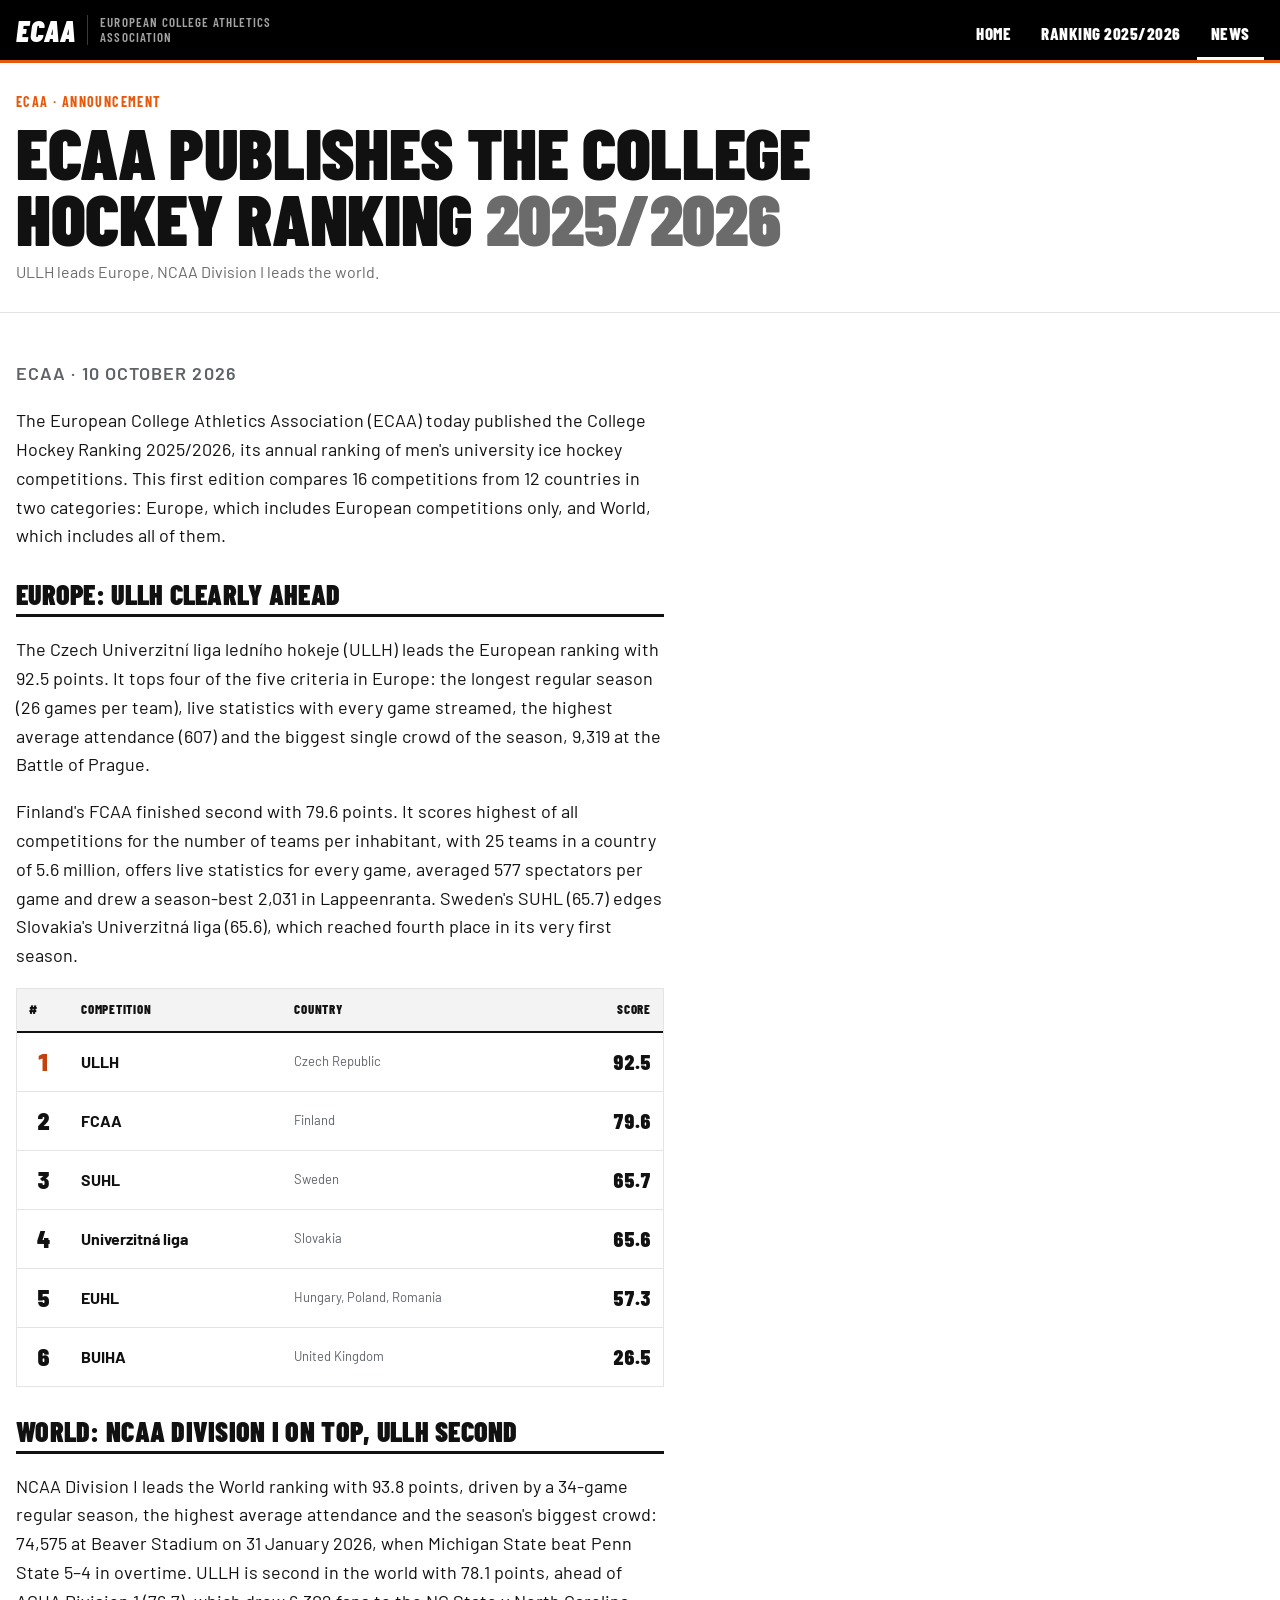
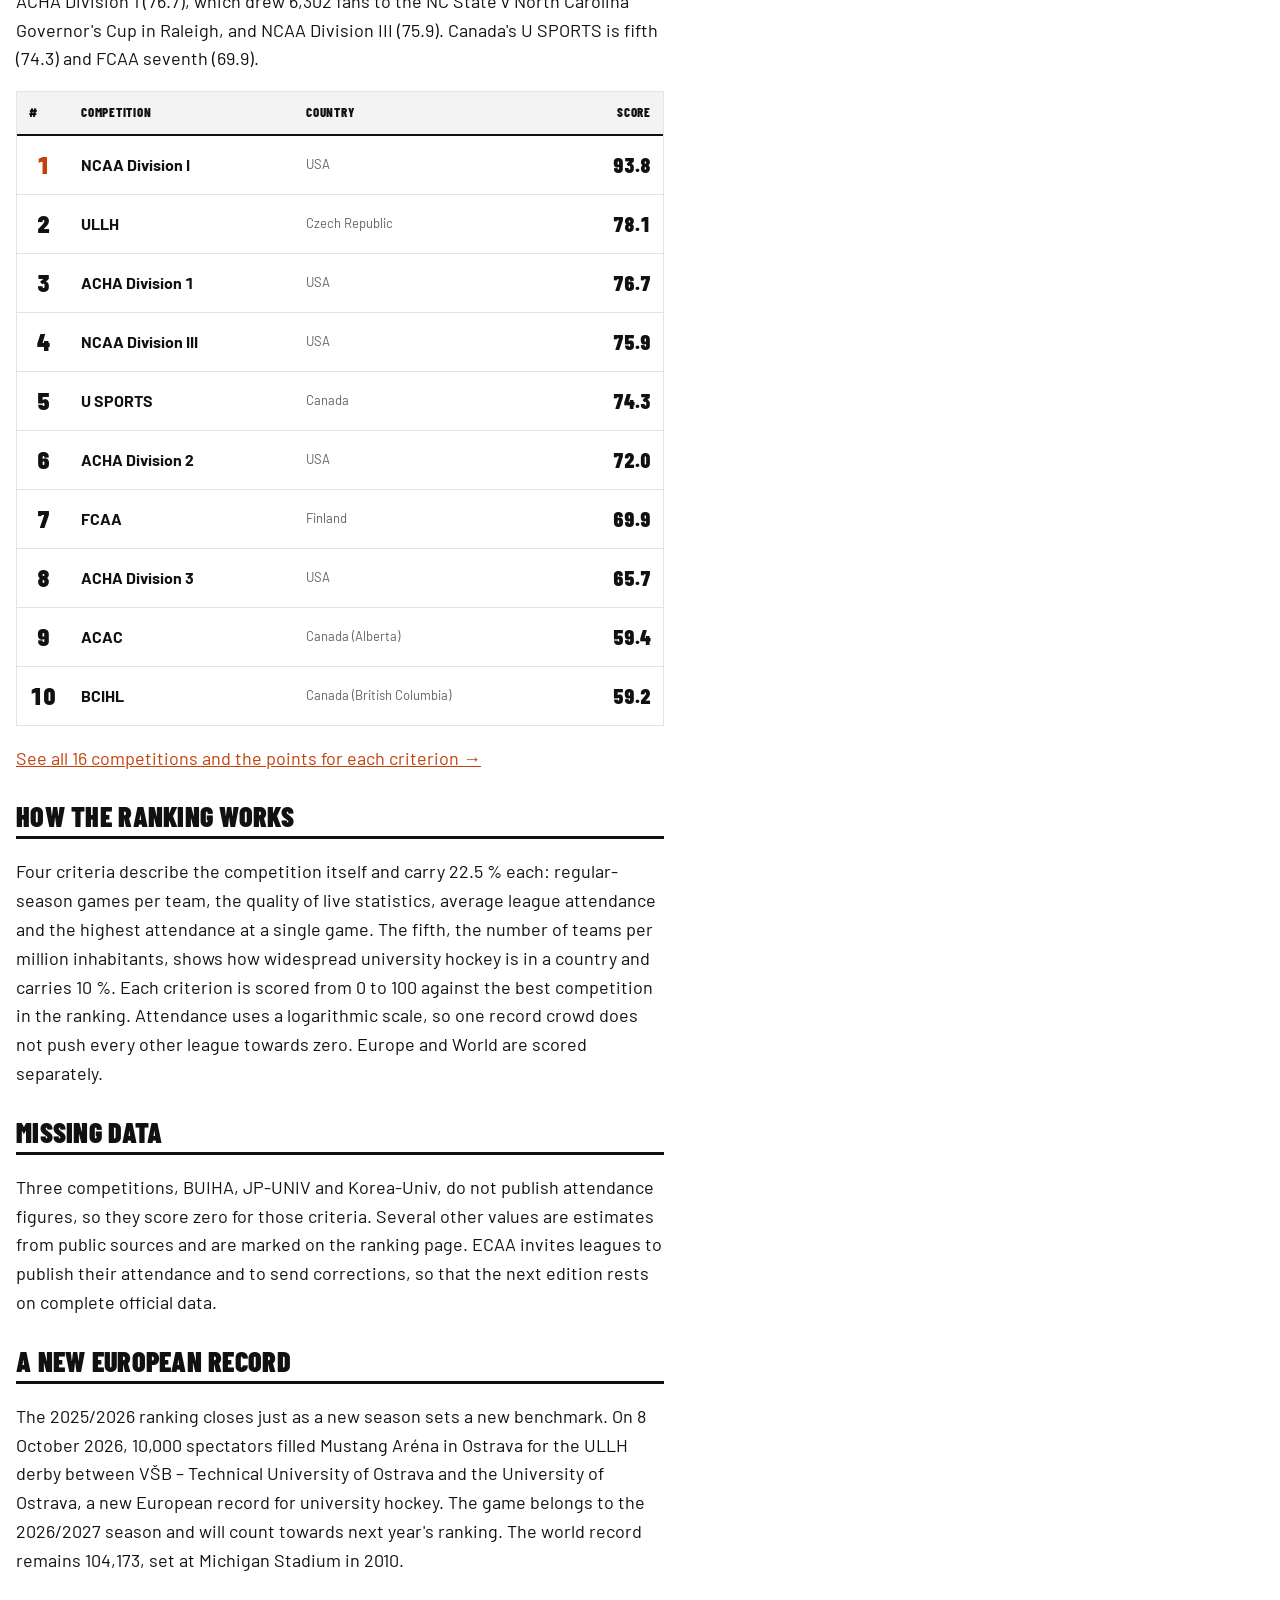
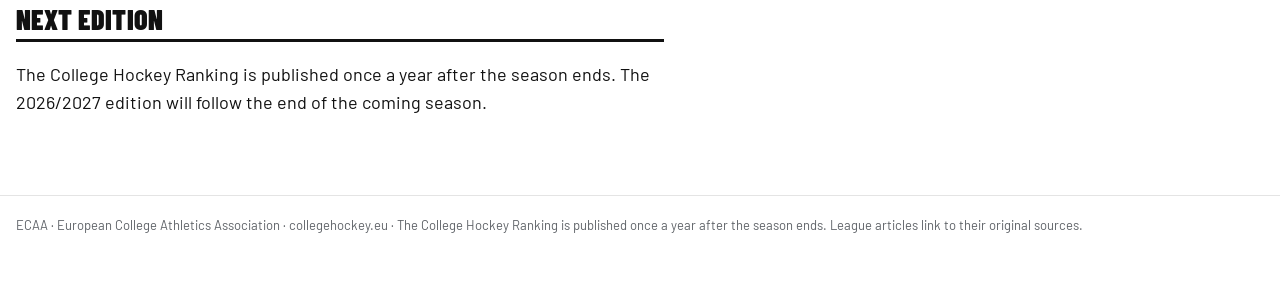
<file: news/2026-10-10-ecaa-university-hockey-ranking-2025-2026.html>
<!doctype html>
<html lang="en"><head><meta charset="utf-8"><title>ECAA publishes the College Hockey Ranking 2025/2026</title>
<meta http-equiv="refresh" content="0; url=2026-10-10-ecaa-college-hockey-ranking-2025-2026.html">
<link rel="canonical" href="2026-10-10-ecaa-college-hockey-ranking-2025-2026.html"></head>
<body><p><a href="2026-10-10-ecaa-college-hockey-ranking-2025-2026.html">ECAA publishes the College Hockey Ranking 2025/2026</a></p></body></html>
</file>
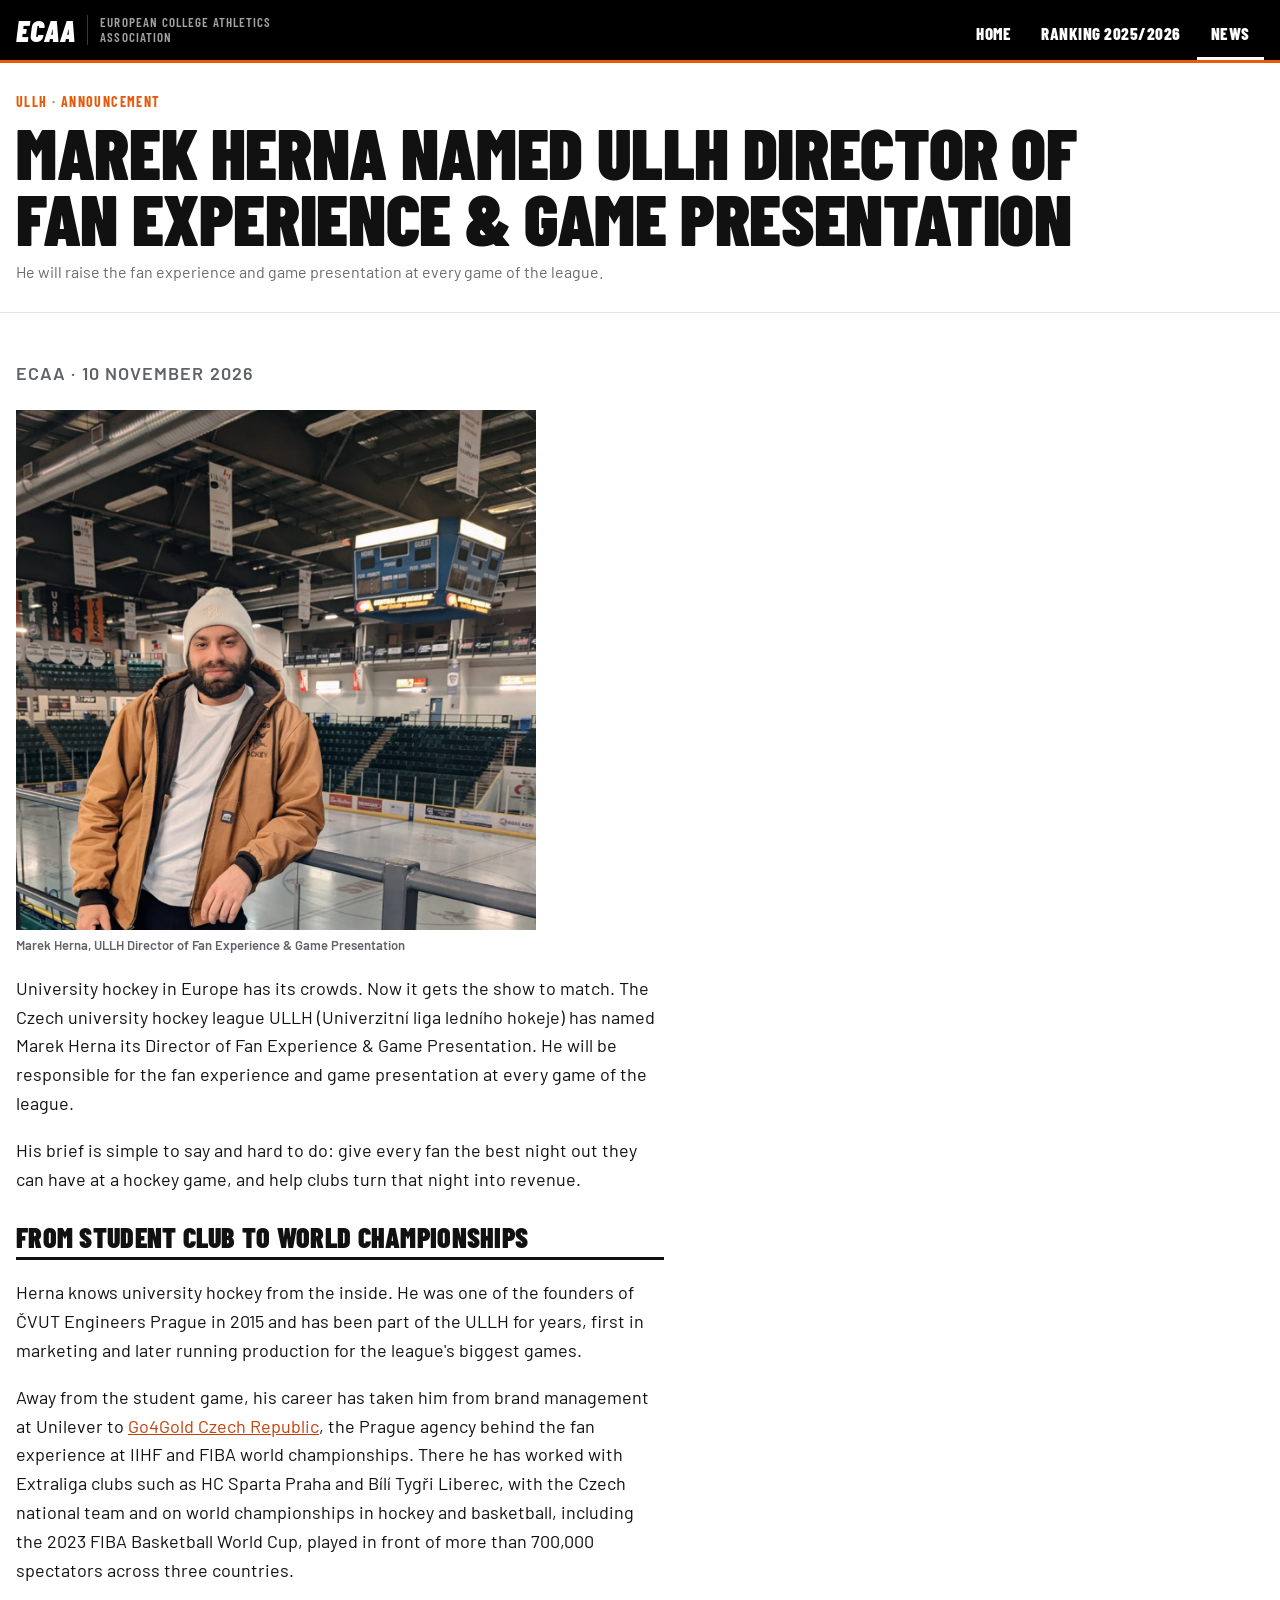
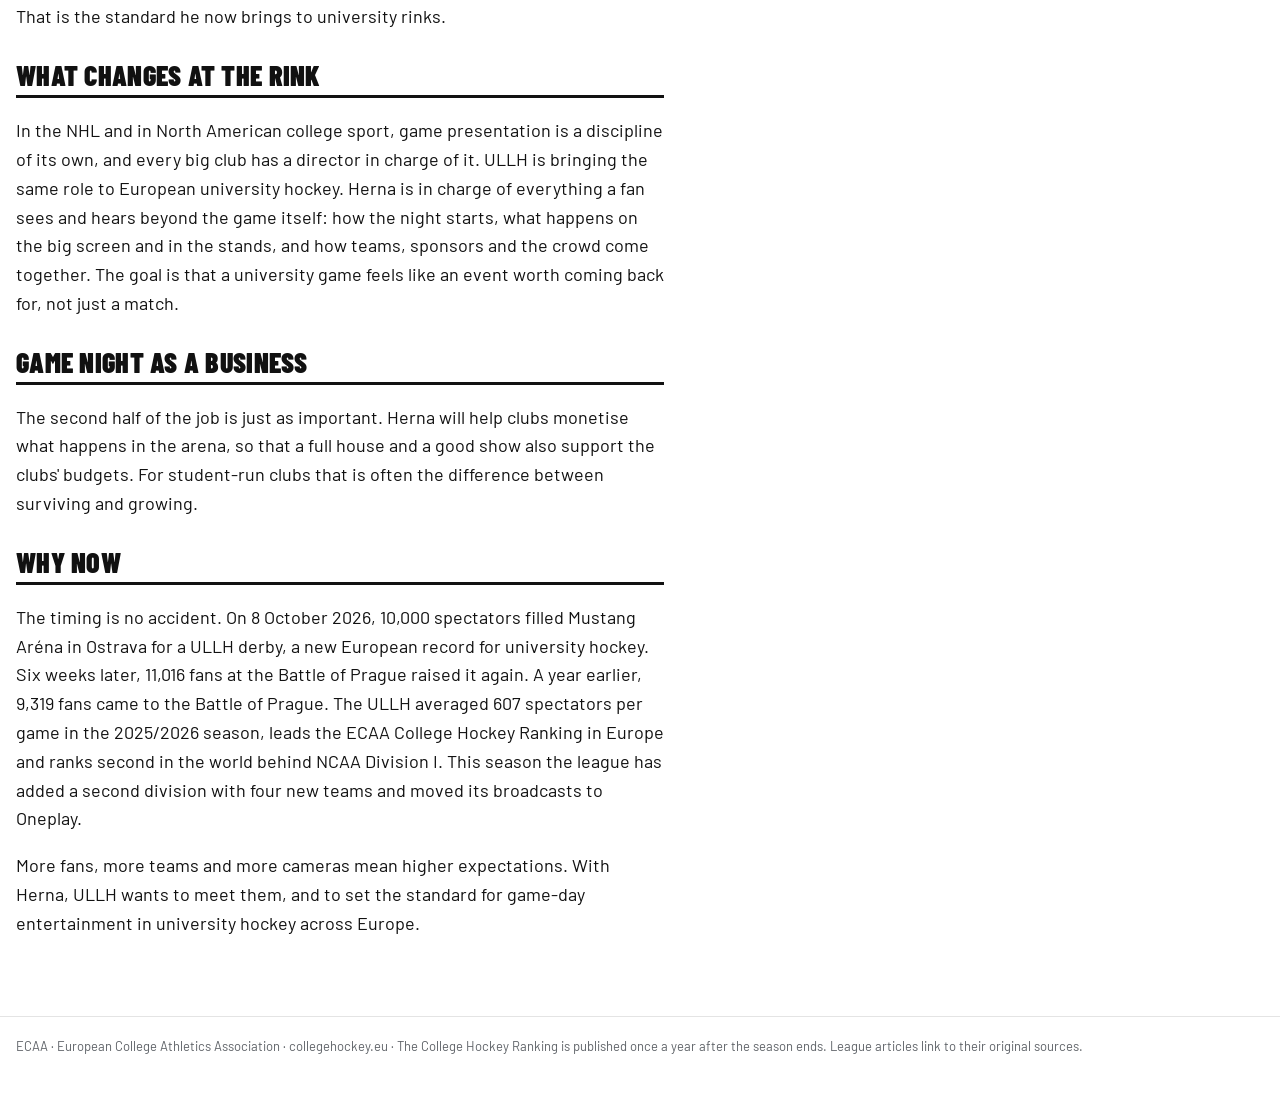
<file: news/2026-11-10-marek-herna-head-of-production.html>
<!doctype html>
<html lang="en">
<head>
<meta charset="utf-8">
<meta name="viewport" content="width=device-width, initial-scale=1, viewport-fit=cover">
<title>Marek Herna named ULLH Director of Fan Experience &amp; Game Presentation</title>
<meta name="description" content="The Czech university league ULLH has named Marek Herna its Director of Fan Experience &amp; Game Presentation, responsible for the fan experience and game presentation at every league game, with the aim of giving fans the best possible experience and helping clubs earn more from what happens in the arena.">
<meta property="og:title" content="Marek Herna named ULLH Director of Fan Experience &amp; Game Presentation">
<meta property="og:description" content="The Czech university league ULLH has named Marek Herna its Director of Fan Experience &amp; Game Presentation, responsible for the fan experience and game presentation at every league game, with the aim of giving fans the best possible experience and helping clubs earn more from what happens in the arena.">
<meta property="og:type" content="article">
<meta property="og:image" content="https://collegehockey.eu/assets/img/news/marek-herna-og.jpg?v=2">
<meta name="twitter:card" content="summary_large_image">
<meta property="og:site_name" content="ECAA – European College Athletics Association">
<link rel="preconnect" href="https://fonts.googleapis.com">
<link rel="preconnect" href="https://fonts.gstatic.com" crossorigin>
<link rel="stylesheet" href="https://fonts.googleapis.com/css2?family=Barlow+Condensed:wght@500;600;700;800;900&family=Barlow:wght@400;500;600;700&display=swap">
<link rel="stylesheet" href="../assets/styles.css?v=20261121c">
</head>
<body>
<div class="sitebar">
  <div class="wrap topbar">
      <a class="brand" href="../"><b>ECAA</b><span>European College Athletics Association</span></a>
      <nav class="main" aria-label="Main"><a href="../">Home</a><a href="../ranking/2025-2026/">Ranking 2025/2026</a><a href="../news/" aria-current="page">News</a></nav>
    </div>
</div>
<header class="board">
  <div class="wrap">
    <div class="hero">
      <div class="eyebrow">ULLH · Announcement</div>
      <h1>Marek Herna named ULLH Director of Fan Experience &amp; Game Presentation</h1>
      <p class="lede">He will raise the fan experience and game presentation at every game of the league.</p>
    </div>
  </div>
</header>
<main class="wrap">
  <article class="post">
    <p class="byline">ECAA · <time datetime="2026-11-10">10 November 2026</time></p>

    <figure class="post-photo"><img src="../assets/img/news/marek-herna.jpg?v=2" width="1200" height="1200" alt="Marek Herna leaning on the railing above an ice hockey rink"><figcaption>Marek Herna, ULLH Director of Fan Experience &amp; Game Presentation</figcaption></figure>

    <p>University hockey in Europe has its crowds. Now it gets the show to match. The Czech university hockey league ULLH (Univerzitní liga ledního hokeje) has named Marek Herna its Director of Fan Experience &amp; Game Presentation. He will be responsible for the fan experience and game presentation at every game of the league.</p>
    <p>His brief is simple to say and hard to do: give every fan the best night out they can have at a hockey game, and help clubs turn that night into revenue.</p>

    <h2>From student club to world championships</h2>
    <p>Herna knows university hockey from the inside. He was one of the founders of ČVUT Engineers Prague in 2015 and has been part of the ULLH for years, first in marketing and later running production for the league's biggest games.</p>
    <p>Away from the student game, his career has taken him from brand management at Unilever to <a href="https://www.go4gold.agency/" target="_blank" rel="noopener">Go4Gold Czech Republic</a>, the Prague agency behind the fan experience at IIHF and FIBA world championships. There he has worked with Extraliga clubs such as HC Sparta Praha and Bílí Tygři Liberec, with the Czech national team and on world championships in hockey and basketball, including the 2023 FIBA Basketball World Cup, played in front of more than 700,000 spectators across three countries.</p>
    <p>That is the standard he now brings to university rinks.</p>

    <h2>What changes at the rink</h2>
    <p>In the NHL and in North American college sport, game presentation is a discipline of its own, and every big club has a director in charge of it. ULLH is bringing the same role to European university hockey. Herna is in charge of everything a fan sees and hears beyond the game itself: how the night starts, what happens on the big screen and in the stands, and how teams, sponsors and the crowd come together. The goal is that a university game feels like an event worth coming back for, not just a match.</p>

    <h2>Game night as a business</h2>
    <p>The second half of the job is just as important. Herna will help clubs monetise what happens in the arena, so that a full house and a good show also support the clubs' budgets. For student-run clubs that is often the difference between surviving and growing.</p>

    <h2>Why now</h2>
    <p>The timing is no accident. On 8 October 2026, 10,000 spectators filled Mustang Aréna in Ostrava for a ULLH derby, a new European record for university hockey. Six weeks later, 11,016 fans at the Battle of Prague raised it again. A year earlier, 9,319 fans came to the Battle of Prague. The ULLH averaged 607 spectators per game in the 2025/2026 season, leads the ECAA College Hockey Ranking in Europe and ranks second in the world behind NCAA Division I. This season the league has added a second division with four new teams and moved its broadcasts to Oneplay.</p>
    <p>More fans, more teams and more cameras mean higher expectations. With Herna, ULLH wants to meet them, and to set the standard for game-day entertainment in university hockey across Europe.</p>
  </article>
</main>
<footer class="wrap">ECAA · European College Athletics Association · collegehockey.eu · The College Hockey Ranking is published once a year after the season ends. League articles link to their original sources.</footer>
</body>
</html>
</file>
<file: assets/styles.css>
/* White site (light only, by choice). Layout: pro-league sports site — black top bar, white title band and page, standings-style tables, sharp edges.
   ECAA identity: black, white and one accent (orange). */
:root{
  --page:#ffffff; --surface:#ffffff; --ink:#111111; --muted:#5f6368; --line:#e4e4e4; --line-strong:#111111;
  --bar:#000000; --bar-ink:#ffffff; --band:#ffffff; --band-ink:#111111; --band-muted:#6b6b6b;
  --tile:#111111; --tile-ink:#ffffff; --tile-muted:#a3a3a3; --brand-muted:#a3a3a3;
  --head:#f3f3f3; --accent:#e8590c; --accent-ink:#ffffff; --accent-text:#c2410c;
  --orange:#e8590c; --orange-ink:#ffffff;
  --gold:#b8860b; --silver:#7c8590; --bronze:#9a5b2c; --miss:#b42318;
  --est-bg:#fff1e6; --est-ink:#9a3412;
  --f-display:"Barlow Condensed","Arial Narrow",Arial,sans-serif;
  --f-body:"Barlow","Helvetica Neue",Arial,sans-serif;
  color-scheme:light;
}

*{box-sizing:border-box}
html{-webkit-text-size-adjust:100%}
body{margin:0;background:var(--page);color:var(--ink);font-family:var(--f-body);font-size:16px;line-height:1.5}
img{max-width:100%}
[hidden]{display:none!important}
a{color:var(--accent-text)}
.wrap{max-width:1280px;margin:0 auto;padding-inline:16px}
a:focus-visible,.tab:focus-visible,button:focus-visible,summary:focus-visible{outline:3px solid var(--accent);outline-offset:2px}

/* Top bar */
.sitebar{background:var(--bar);color:var(--bar-ink);position:sticky;top:env(safe-area-inset-top,0px);z-index:10;border-bottom:3px solid var(--accent)}
.topbar{display:flex;justify-content:space-between;align-items:center;gap:8px 24px;flex-wrap:wrap;min-height:60px;padding-block:8px}
.brand{color:var(--bar-ink);text-decoration:none;display:flex;align-items:center;gap:12px}
.brand b{font-family:var(--f-display);font-weight:900;font-size:30px;letter-spacing:.02em;line-height:1;font-style:italic}
.brand span{font-family:var(--f-display);font-weight:600;font-size:13px;letter-spacing:.08em;text-transform:uppercase;color:var(--brand-muted);border-left:1px solid #3a3a3a;padding-left:12px;line-height:1.15;max-width:200px}
nav.main{display:flex;gap:2px;flex-wrap:wrap}
nav.main a{color:var(--bar-ink);text-decoration:none;font-family:var(--f-display);font-weight:800;font-size:17px;text-transform:uppercase;letter-spacing:.03em;padding:10px 14px;border-bottom:3px solid transparent;margin-bottom:-11px}
nav.main a:hover{color:var(--accent)}
nav.main a[aria-current="page"]{border-bottom-color:var(--bar-ink)}

/* Title band */
header.board{background:var(--band);color:var(--band-ink);border-bottom:1px solid var(--line)}
.hero{padding-block:28px 0}
.eyebrow{font-family:var(--f-display);font-weight:700;font-size:14px;letter-spacing:.1em;text-transform:uppercase;color:var(--accent)}
h1{font-family:var(--f-display);font-weight:900;font-size:clamp(38px,6.5vw,72px);line-height:.92;margin:6px 0 10px;text-transform:uppercase;letter-spacing:-.005em;text-wrap:balance}
h1 .season{color:var(--band-muted)}
.lede{max-width:70ch;color:var(--band-muted);margin:0 0 22px;font-size:16px}
.hero > .lede:last-child{margin-bottom:28px}
.tabs{display:flex;gap:0;flex-wrap:wrap;margin-top:4px}
.tab{font-family:var(--f-display);font-weight:800;font-size:18px;text-transform:uppercase;letter-spacing:.04em;background:transparent;color:var(--band-muted);border:0;padding:12px 22px;cursor:pointer;border-bottom:4px solid transparent}
.tab:hover{color:var(--band-ink)}
.tab[aria-selected="true"]{color:var(--band-ink);border-bottom-color:var(--accent)}

main{padding-block:28px 60px;display:grid;gap:40px}
main > *{min-width:0}
h2{font-family:var(--f-display);font-weight:900;font-size:28px;text-transform:uppercase;margin:0 0 12px;letter-spacing:.01em;line-height:1}
.sec-head{display:flex;justify-content:space-between;align-items:baseline;gap:12px;flex-wrap:wrap;margin-bottom:12px;border-bottom:3px solid var(--line-strong);padding-bottom:8px}
.sec-head h2{margin:0}
.more{font-family:var(--f-display);font-weight:800;text-transform:uppercase;letter-spacing:.04em;font-size:15px;text-decoration:none;color:var(--ink)}
.more:hover{color:var(--accent-text)}

/* Leaders (stat-leader tiles) */
.leaders{display:grid;grid-template-columns:repeat(auto-fit,minmax(260px,1fr));gap:16px}
.leader{background:var(--surface);border:1px solid var(--line);padding:18px 20px;min-width:0;position:relative}
.leader::before{content:"";position:absolute;left:0;top:0;bottom:0;width:6px;background:var(--accent)}
.leader .wl{font-family:var(--f-display);font-weight:800;font-size:14px;letter-spacing:.08em;text-transform:uppercase;color:var(--muted)}
.leader .wn{font-family:var(--f-display);font-weight:900;font-size:clamp(34px,5vw,48px);text-transform:uppercase;line-height:1;margin-top:6px}
.leader .ws{color:var(--muted);margin-top:4px;font-weight:500}
.leader .ws b{font-family:var(--f-display);font-weight:900;font-size:26px;color:var(--ink)}
.leader ol{margin:12px 0 0;padding:10px 0 0 20px;border-top:1px solid var(--line);color:var(--muted);font-size:14px;font-weight:500}
.leader ol b{color:var(--ink);font-weight:700}

/* Records */
.records{display:grid;grid-template-columns:repeat(auto-fit,minmax(280px,1fr));gap:2px}
.record{background:var(--tile);color:var(--tile-ink);padding:20px 22px;min-width:0;border-top:6px solid var(--accent)}
.record.world{border-top-color:var(--tile)}
.record .wl{font-family:var(--f-display);font-weight:800;font-size:14px;letter-spacing:.08em;text-transform:uppercase;color:var(--tile-muted)}
.record .num{display:flex;flex-wrap:wrap;align-items:baseline;gap:0 10px;font-family:var(--f-display);font-weight:900;font-size:clamp(52px,8vw,76px);line-height:.95;margin:6px 0 8px;font-variant-numeric:tabular-nums}
.record .num small{font-size:.32em;font-weight:800;letter-spacing:.06em;text-transform:uppercase;color:var(--tile-muted)}
.record p{margin:0;font-size:15px}
.record .src{font-size:13px;color:var(--tile-muted);margin-top:10px}
.record .src a{color:var(--tile-ink)}

/* Standings table */
.scroll{overflow-x:auto;background:var(--surface);border:1px solid var(--line)}
table{border-collapse:collapse;width:100%;font-variant-numeric:tabular-nums}
th,td{padding:11px 12px;text-align:left;border-bottom:1px solid var(--line);vertical-align:middle;white-space:nowrap}
thead th{background:var(--head);font-family:var(--f-display);font-size:13px;letter-spacing:.06em;text-transform:uppercase;color:var(--ink);font-weight:800;border-bottom:2px solid var(--line-strong)}
tbody tr:hover{background:var(--head)}
tr:last-child td{border-bottom:0}
.rank{font-family:var(--f-display);font-weight:900;font-size:24px;width:52px;text-align:center}
.r1,.r2,.r3{color:var(--ink)}
tbody tr:first-child .rank{color:var(--accent-text)}
.lg{font-weight:700;font-size:16px}
.ct{color:var(--muted);font-size:13px}
.total{min-width:90px}
.tot-row{display:flex;align-items:center;gap:10px}
.tot-num{font-family:var(--f-display);font-weight:900;font-size:24px;min-width:48px}
.bar{display:none}
.sub{font-size:14px;text-align:right;font-weight:600}
.sub small{display:block;color:var(--muted);font-size:12px;font-weight:500}
.est{color:var(--est-ink);background:var(--est-bg);padding:0 3px;margin-right:2px;font-weight:700}
.miss{color:var(--miss);font-weight:700}
.foot{color:var(--muted);font-size:13px;margin:10px 0 0;max-width:90ch}

/* Methodology */
.method{display:grid;grid-template-columns:repeat(auto-fit,minmax(260px,1fr));gap:24px}
.method > div{min-width:0}
.method p{max-width:65ch;margin-top:0}
.crit{list-style:none;padding:0;margin:0;display:grid}
.crit li{display:flex;justify-content:space-between;gap:12px;border-bottom:1px solid var(--line);padding:8px 0;font-weight:600}
.crit b{font-family:var(--f-display);font-weight:900;font-size:18px}
.scale{list-style:none;padding:0;margin:0;display:grid;gap:6px}
.scale li{display:grid;grid-template-columns:28px 1fr;gap:8px}
.scale span{font-family:var(--f-display);font-weight:900;font-size:20px;color:var(--accent-text)}
.srcs{display:grid;grid-template-columns:repeat(auto-fit,minmax(320px,1fr));gap:2px;background:var(--line);border:1px solid var(--line)}
details.src{background:var(--surface);padding:12px 14px;min-width:0}
details.src summary{cursor:pointer;font-family:var(--f-display);font-weight:800;font-size:18px;text-transform:uppercase}
details.src summary span{color:var(--muted);font-family:var(--f-body);font-weight:500;font-size:13px;text-transform:none}
details.src p{font-size:14px;margin:8px 0;overflow-wrap:anywhere}
details.src ul{font-size:13px;margin:6px 0 0;padding-left:18px;overflow-wrap:anywhere}

/* News cards (news page) */
.chips{display:flex;gap:6px;flex-wrap:wrap;margin-bottom:18px}
.chip{font-family:var(--f-display);font-size:15px;font-weight:800;text-transform:uppercase;letter-spacing:.03em;border:2px solid var(--line-strong);background:var(--surface);color:var(--ink);padding:4px 12px;cursor:pointer}
.chip[aria-pressed="true"]{background:var(--line-strong);color:var(--surface)}
.feed{display:grid;grid-template-columns:repeat(auto-fill,minmax(300px,1fr));gap:2px;background:var(--line);border:1px solid var(--line)}
.item{background:var(--surface);padding:16px 18px;display:flex;flex-direction:column;gap:6px;min-width:0}
.item.ecaa{box-shadow:inset 0 0 0 3px var(--orange)}
.meta{display:flex;gap:8px;align-items:center;flex-wrap:wrap;font-size:12px;color:var(--muted);font-weight:600}
.tag{font-family:var(--f-display);font-weight:800;font-size:13px;letter-spacing:.06em;text-transform:uppercase;color:var(--accent-text)}
.item.ecaa .tag{background:var(--orange);color:var(--orange-ink);padding:0 6px}
.item h3{font-family:var(--f-display);font-weight:800;font-size:21px;line-height:1.1;margin:0;text-wrap:balance}
.item h3 a{color:var(--ink);text-decoration:none}
.item h3 a:hover{text-decoration:underline}
.item .orig{font-size:13px;color:var(--muted);font-style:italic;margin:0;overflow-wrap:anywhere}
.item p{margin:0;font-size:14px}
.item .srcname{font-size:12px;color:var(--muted);margin-top:auto;font-weight:600;text-transform:uppercase;letter-spacing:.04em}
.month{font-family:var(--f-display);font-weight:900;font-size:26px;text-transform:uppercase;margin:30px 0 10px;border-bottom:3px solid var(--line-strong);padding-bottom:6px}
.month:first-of-type{margin-top:0}
.empty{color:var(--muted)}

/* Home layout: news sidebar left, ranking main */
.layout{display:grid;grid-template-columns:300px minmax(0,1fr);grid-template-areas:"side main";gap:36px;padding-block:28px 60px}
.layout > main{grid-area:main;padding-block:0;align-content:start}
.layout > .sidebar{grid-area:side;min-width:0;align-self:start;position:sticky;top:80px;max-height:calc(100vh - 96px);overflow-y:auto;padding-right:6px}
.layout th,.layout td{padding:10px 8px}
.sidebar h2{font-size:24px}
.featured{display:grid;gap:8px;background:var(--orange);color:var(--orange-ink);text-decoration:none;padding:18px 18px 16px;margin-bottom:26px}
.featured .fimg{display:block;width:calc(100% + 36px);margin:-18px -18px 6px;aspect-ratio:4/3;object-fit:cover;object-position:50% 30%;max-width:none}
.featured .fph{display:grid;place-items:center;background:#111;color:var(--orange);font-family:var(--f-display);font-weight:900;font-size:110px;line-height:1;letter-spacing:-.02em}
.featured .wl{font-family:var(--f-display);font-weight:800;font-size:13px;letter-spacing:.1em;text-transform:uppercase}
.featured .ft{font-family:var(--f-display);font-weight:900;font-size:30px;line-height:.98;text-transform:uppercase;text-wrap:balance}
.featured .fs{font-size:14px;font-weight:500}
.featured .fr{font-family:var(--f-display);font-weight:800;font-size:16px;text-transform:uppercase;letter-spacing:.04em;margin-top:4px}
.featured:hover .fr{text-decoration:underline}
.newslist{list-style:none;margin:0;padding:0;display:grid}
.newslist li{display:grid;gap:3px;padding:12px 0;border-bottom:1px solid var(--line)}
.newslist li:first-child{padding-top:2px}
.newslist .meta{order:-1}
.newslist a{color:var(--ink);text-decoration:none;font-family:var(--f-display);font-weight:800;font-size:19px;line-height:1.1}
.newslist a:hover{text-decoration:underline}
@media (max-width:900px){
  .layout{grid-template-columns:minmax(0,1fr);grid-template-areas:"main" "side"}
  .layout > .sidebar{position:static;max-height:none;overflow:visible;padding-right:0}
  .brand span{display:none}
}

/* Article */
.post-photo{margin:22px 0 8px}
.post-photo img{display:block;width:100%;max-width:520px;height:auto}
.post-photo figcaption{font-size:13px;color:var(--muted);margin-top:6px;font-weight:600}
article.post{max-width:72ch}
article.post h2{font-size:28px;margin-top:30px;border-bottom:3px solid var(--line-strong);padding-bottom:6px}
article.post p,article.post li{font-size:18px;line-height:1.6}
article.post .scroll{margin:10px 0}
article.post td.sub b{font-family:var(--f-display);font-weight:900;font-size:20px}
.byline{color:var(--muted);font-size:14px;font-weight:600;text-transform:uppercase;letter-spacing:.06em}

footer{color:var(--muted);font-size:13px;padding-block:20px 40px;border-top:1px solid var(--line)}
</file>
